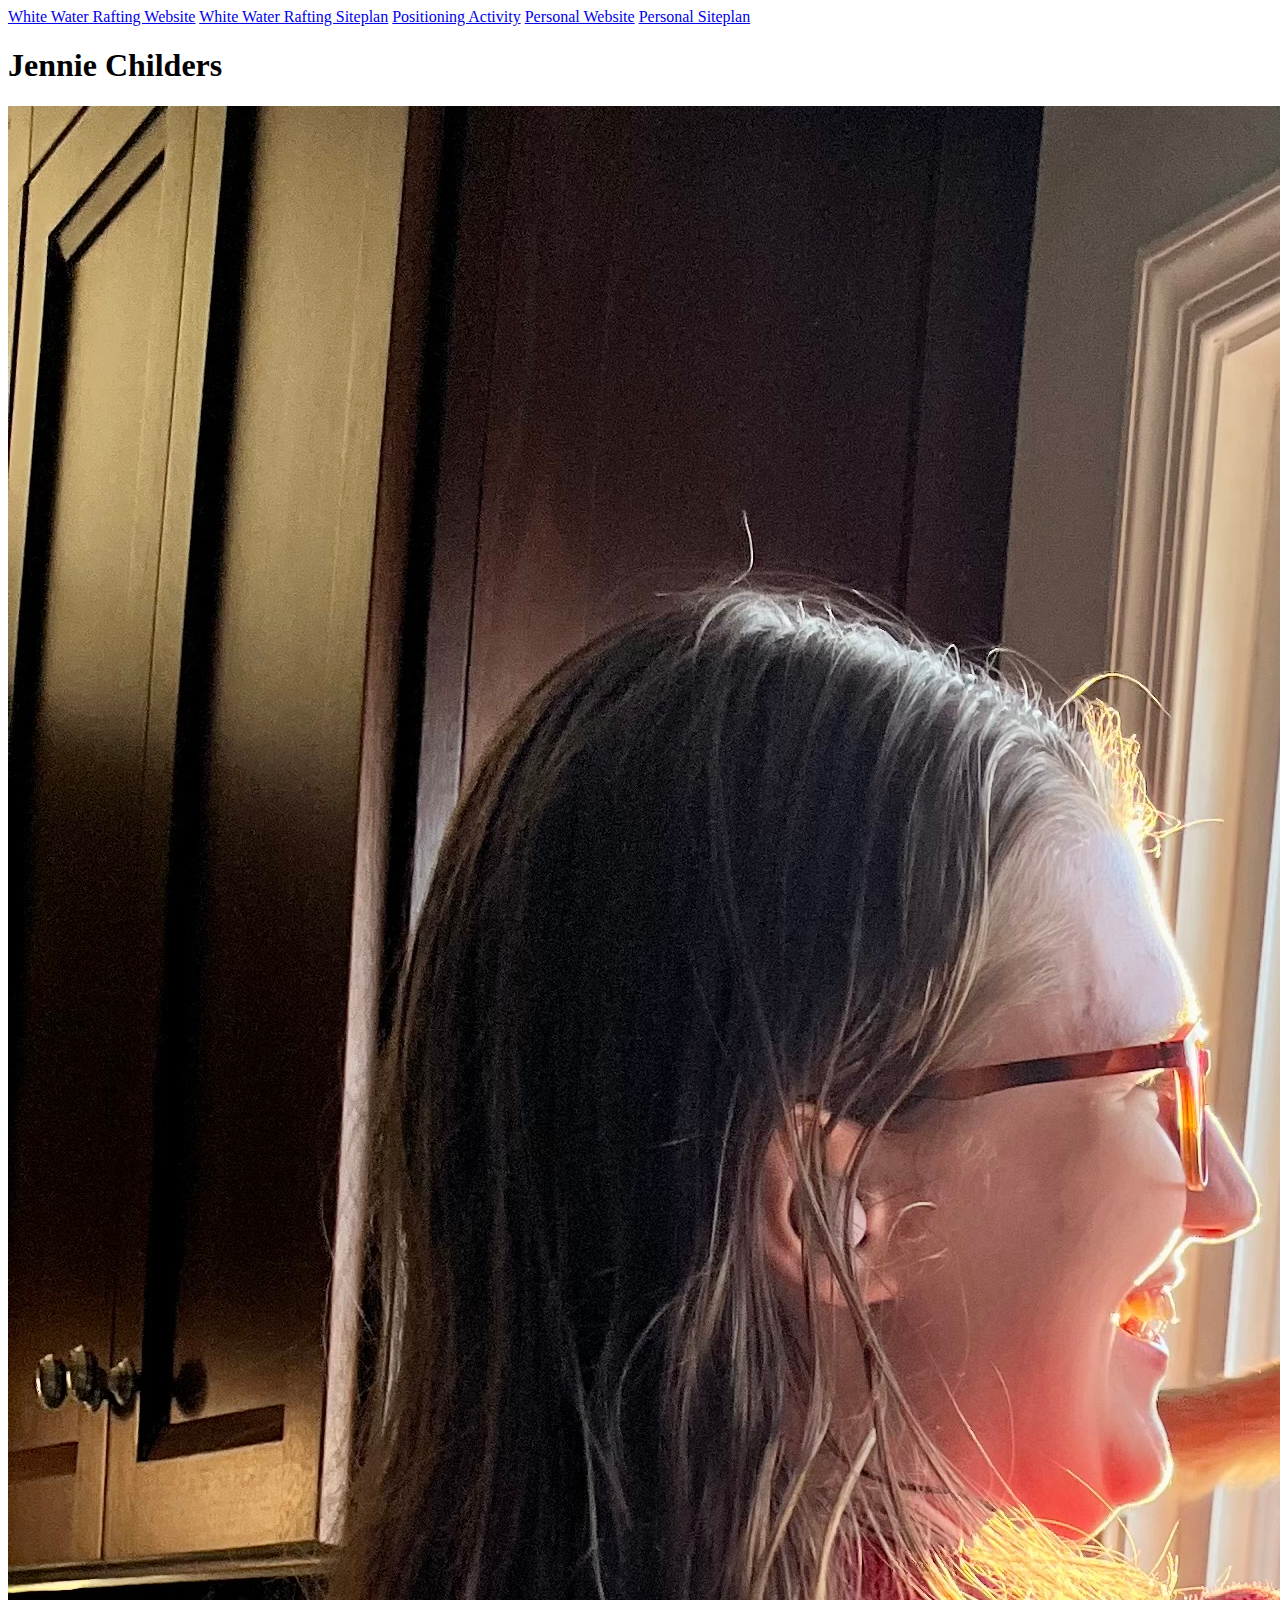
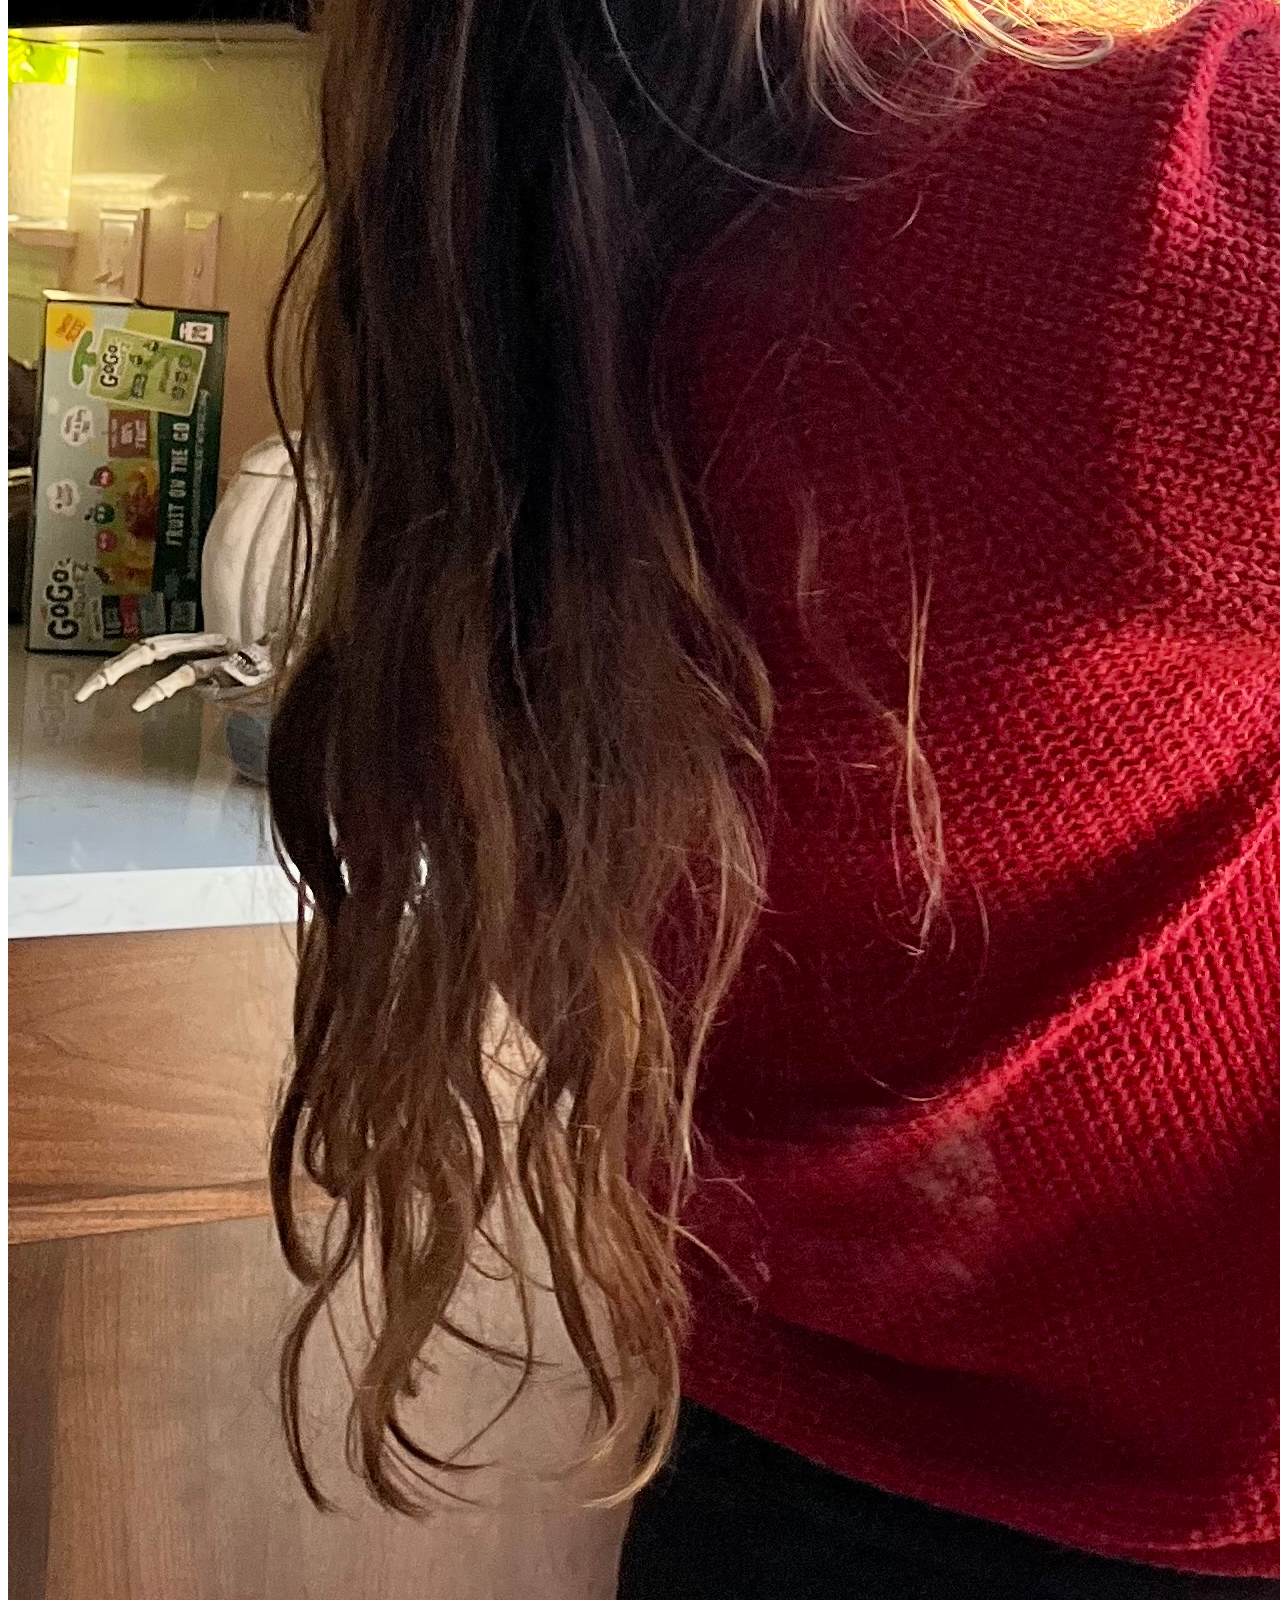
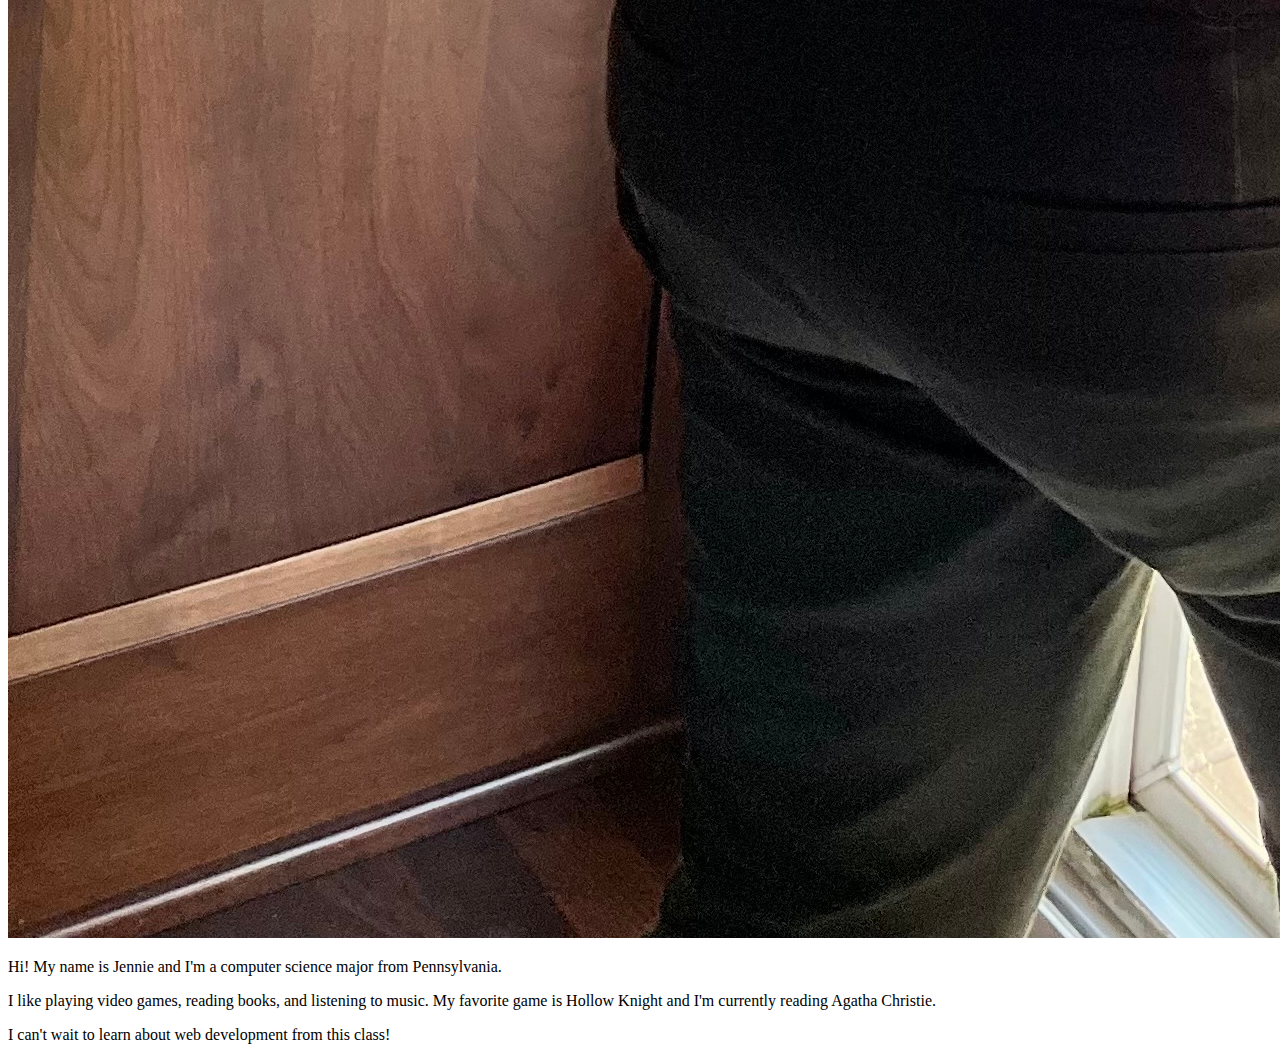
<file: aboutme/index.html>
<!DOCTYPE html>
<html lang="en">
<head>
    <meta charset="UTF-8">
    <meta name="viewport" content="width=device-width, initial-scale=1.0">
    <title>WDD130 | Home</title>
</head>
<body>
    <nav>
        <a href="wwr/index.html">White Water Rafting Website</a>
        <a href="wwr/site-plan-rafting.html">White Water Rafting Siteplan</a>
        <a href="positioning.html">Positioning Activity</a>
        <a href="#">Personal Website</a>
        <a href="#">Personal Siteplan</a>
    </nav>
    <h1>Jennie Childers</h1>
    <img src="my-pic.jpg" alt="Image of me holding my cat">
    <p>Hi! My name is Jennie and I'm a computer science major from Pennsylvania.</p>
    <p>I like playing video games, reading books, and listening to music. My favorite game is Hollow Knight and I'm currently reading Agatha Christie.</p>
    <p>I can't wait to learn about web development from this class!</p>
</body>
</html>
</file>
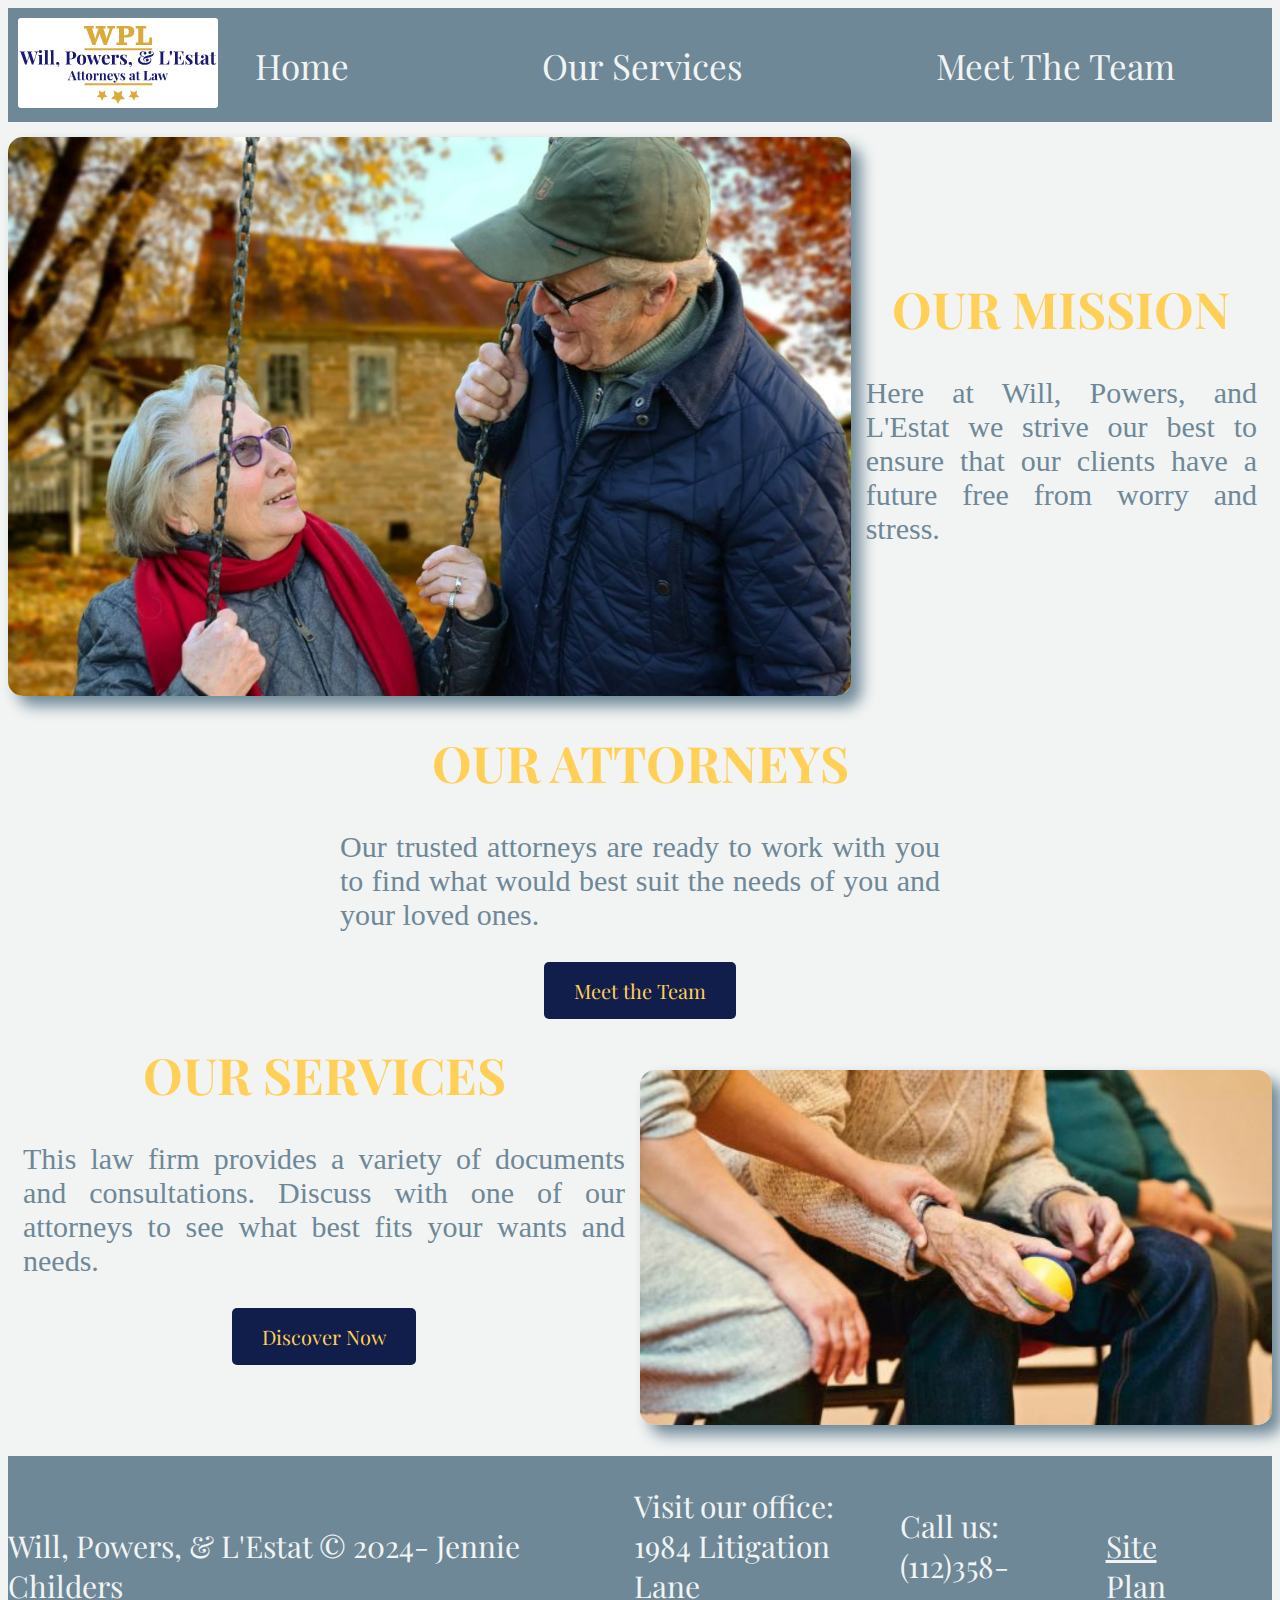
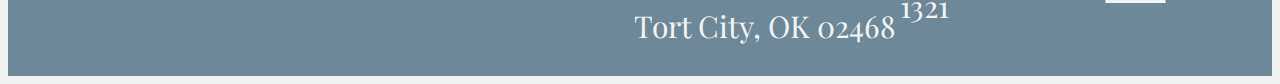
<file: lawsite/index.html>
<!DOCTYPE html>
<html lang="en">
<head>
    <meta charset="UTF-8">
    <meta name="viewport" content="width=device-width, initial-scale=1.0">
    <title>Will, Powers, & L'Estat | Homepage</title>
    <link rel="stylesheet" href="styles/style.css">
</head>
<body>
    <header>
        <a href="index.html" id="logo-link">
            <img class="logo" src="images/lawlogo-cropped.png" alt="Will, Powers, and L'Estat logo">
        </a>
        <nav>
            <a href="index.html">Home</a>
            <a href="services.html">Our Services</a>
            <a href="employees.html">Meet The Team</a>
        </nav>
    </header>

    <main>
        <section class="mission-box">
            <img src="images/our-mission.jpg" alt="an old couple">
            <div>
                <h1>OUR MISSION</h1>
                <p>Here at Will, Powers, and L'Estat we strive our best to ensure that our clients have a future free from worry and stress.</p>
            </div>
            </section>
        <section class="attorney-box">
            <div>
                <h1>OUR ATTORNEYS</h1>
                <p>Our trusted attorneys are ready to work with you to find what would best suit the needs of you and your loved ones.</p>
            </div>
            <div class="button-box">
                <a href="employees.html">Meet the Team</a>
            </div>
            
        </section>
        <section class="services-box">
            <div id="service-content">
                <h1>OUR SERVICES</h1>
                <p>This law firm provides a variety of documents and consultations. Discuss with one of our attorneys to see what best fits your wants and needs.</p>
            </div>
            <div class="button-box">
                <a href="services.html">Discover Now</a>
            </div>
            <img src="images/our-services.jpg" alt="holding the hand of an old person">
        </section>
    </main>

    <footer>
        <p>Will, Powers, & L'Estat &copy; 2024- Jennie Childers</p>
        <p>Visit our office:<br>1984 Litigation Lane<br>Tort City, OK 02468</p>
        <p>Call us:<br>(112)358-1321</p>
        <a href="site-plan.html">Site Plan</a>
    </footer>
</body>
</html>
</file>
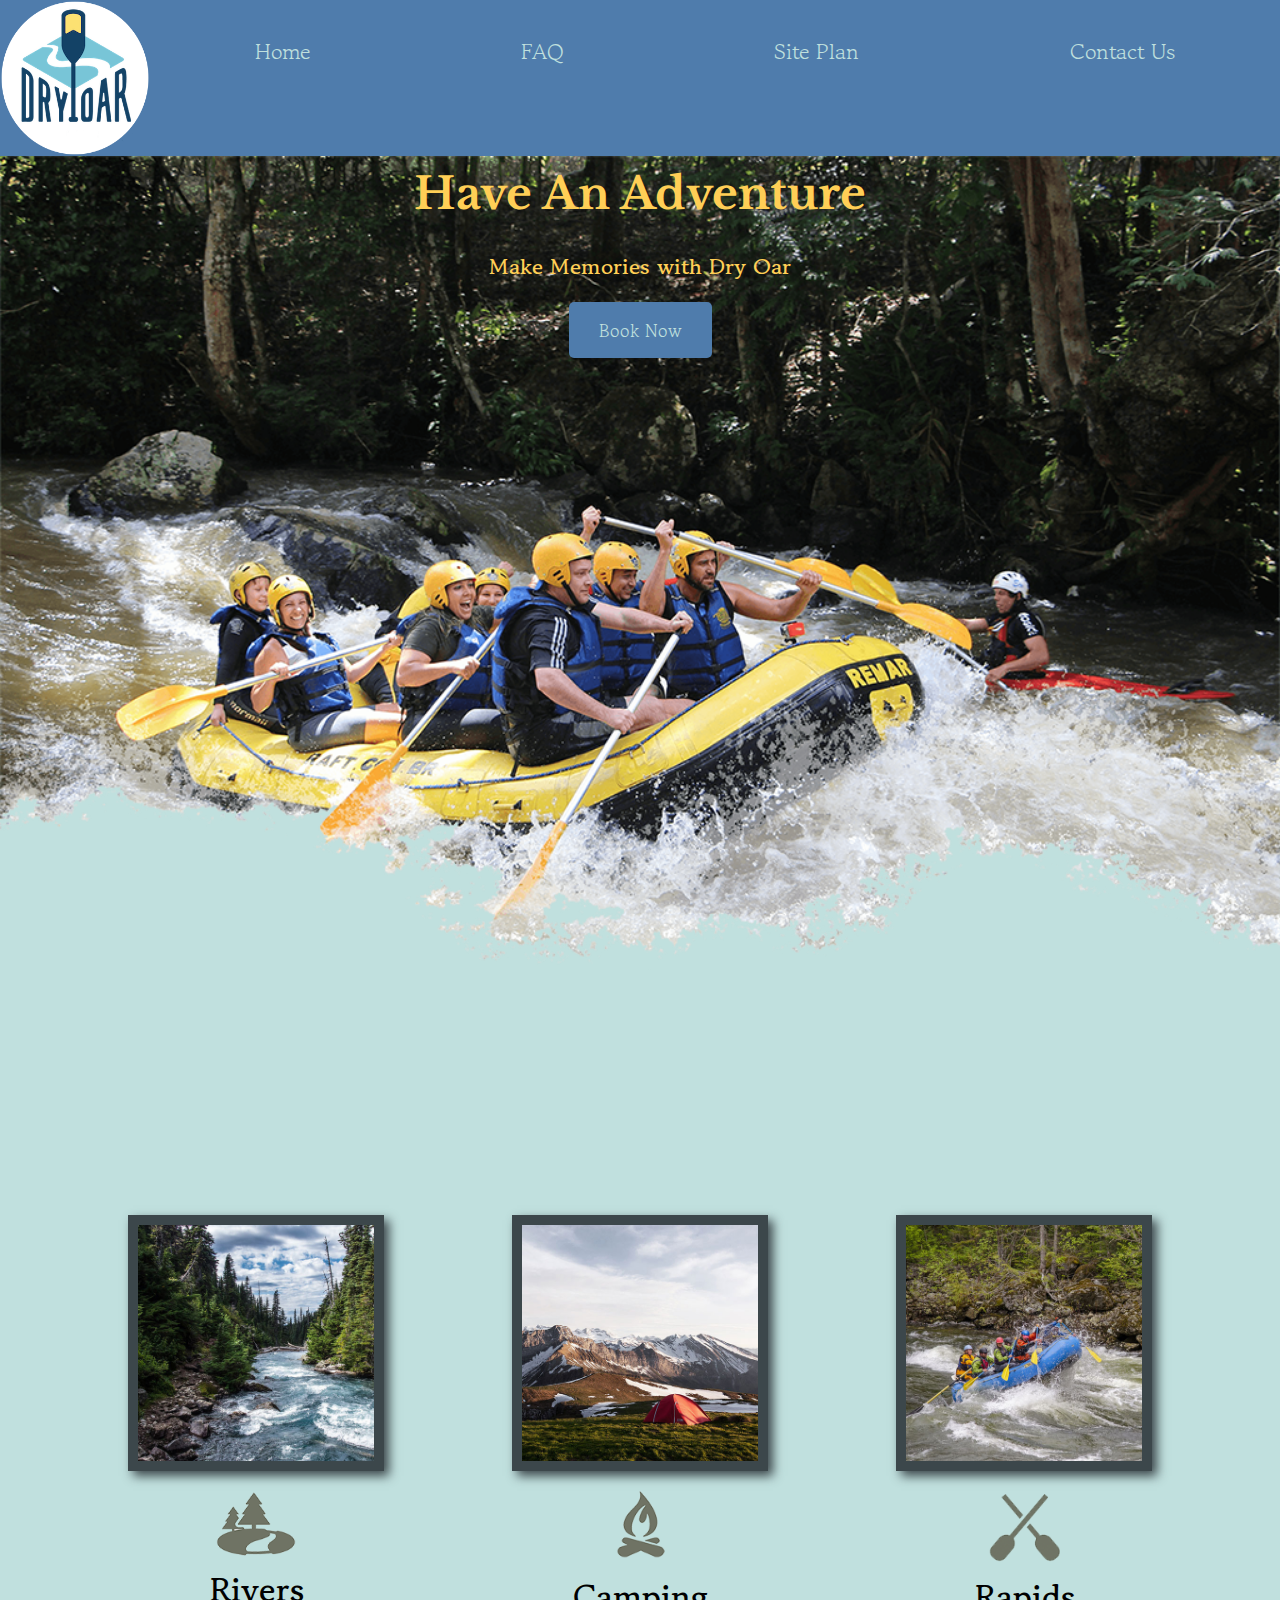
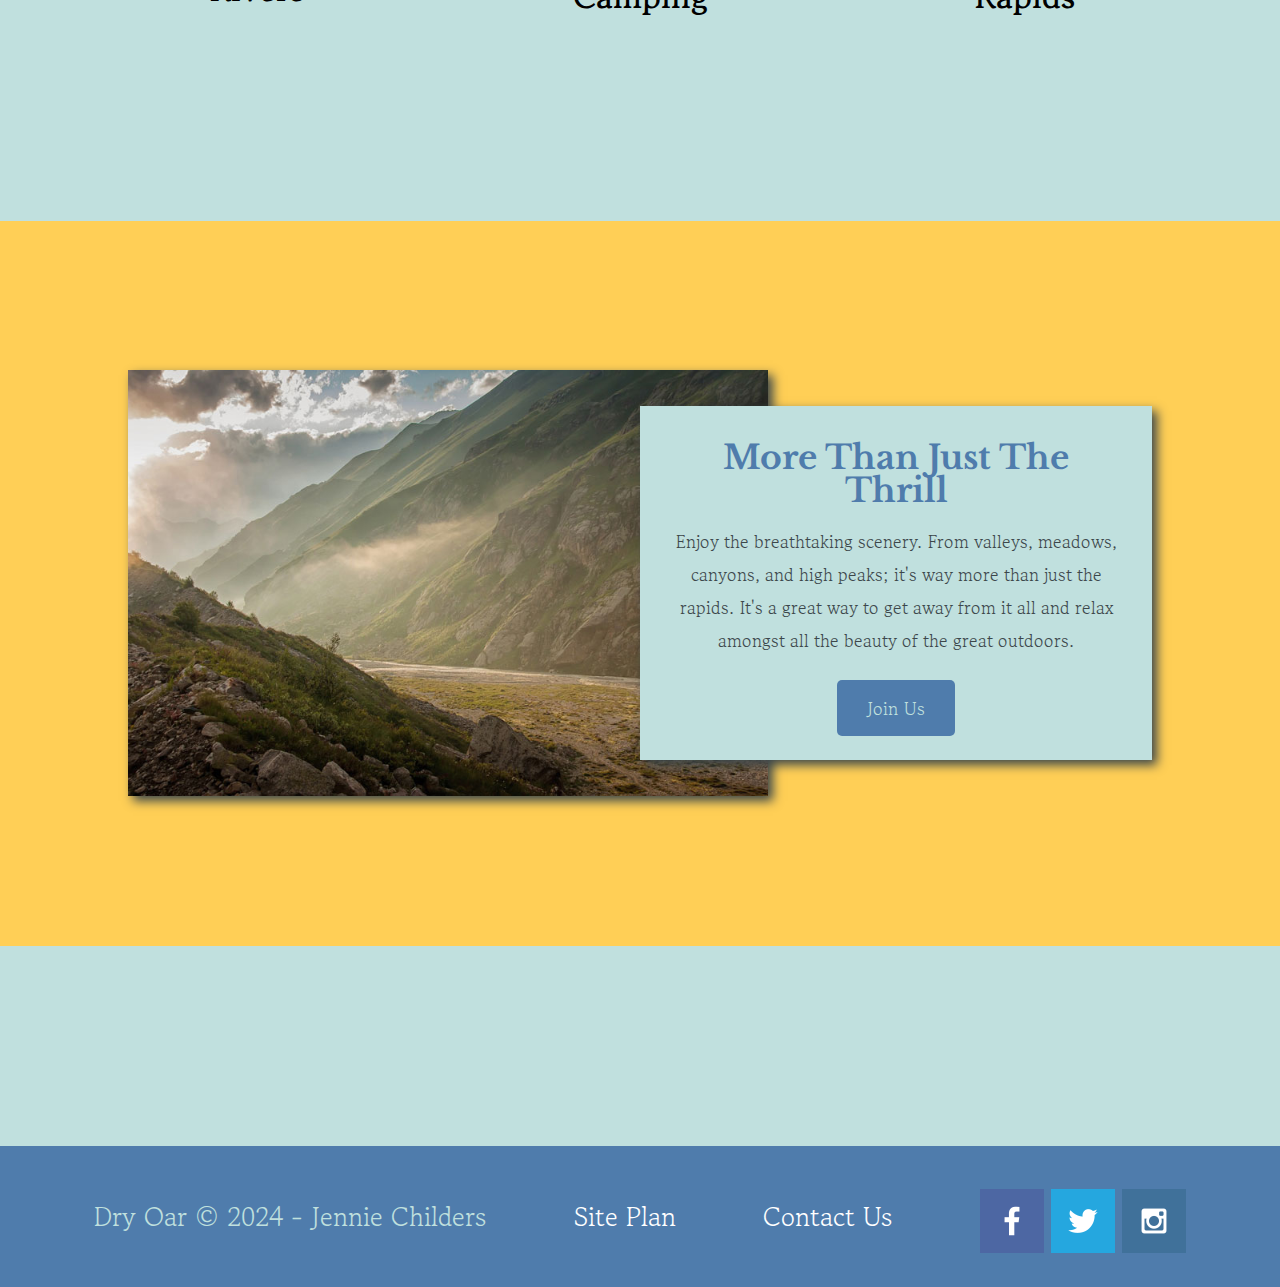
<file: wwr/index.html>
<!DOCTYPE html>
<html lang="en">
<head>
    <meta charset="UTF-8">
    <meta name="viewport" content="width=device-width, initial-scale=1.0">
    <title>Dry Oar Vacations | Home</title>
    <link rel="stylesheet" href="styles/style.css">
</head>
<body>
    <div id="content">
        <header>
            <a href="index.html" id="logo_link">
                <img class="logo" src="images/logo.png" alt="Dry Oar Logo">
            </a>
            <nav>
                <a href="index.html">Home</a>
                <a href="faq.html">FAQ</a>
                <a href="site-plan-rafting.html">Site Plan</a>
                <a href="contactus.html">Contact Us</a>
            </nav>
        </header>

        <div id="hero">
            <div id="hero-box">
                <img id="hero-img" src="images/hero.png" alt="People enjoying rafting">
            </div>
            <section id="hero-msg">
                <h1 class="home-title">Have An Adventure</h1>
                <h4>Make Memories with Dry Oar</h4>
                <div class="button-box">
                    <a class="book" href="contactus.html">Book Now</a>
                </div>
            </section>
        </div>

        <main class="home-grid">
            <section class="rivers-card">
                <img class="card-img" src="images/rivers.jpg" alt="river in forest">
                <img class="icon" src="images/river_icon.png" alt="river icon">
                <h2>Rivers</h2>
            </section>
            <section class="camping-card">
                <img class="card-img" src="images/camping.jpg" alt="tent in mountains">
                <img class="icon" src="images/fire_icon.png" alt="fire icon">
                <h2>Camping</h2>
            </section>
            <section class="rapids-card">
                <img class="card-img" src="images/rapids.jpg" alt="rafting boat">
                <img class="icon" src="images/oars.png" alt="oars icon">
                <h2>Rapids</h2>
            </section>

            <div id="background"></div>

            <img class="mountains" src="images/mountains.jpg" alt="Misty mountains">
            <section class="msg">
                <h2>More Than Just The Thrill</h2>
                <p>Enjoy the breathtaking scenery. From valleys, meadows, canyons, and high peaks; it's way more than just the rapids. 
                    It's a great way to get away from it all and relax amongst all the beauty of the great outdoors.</p>
                <a class="join" href="rivers.html">Join Us</a>
            </section>
        </main>

        <footer>
            <p>Dry Oar &copy; 2024 - Jennie Childers</p>
            <p><a href="site-plan-rafting.html">Site Plan</a></p>
            <p><a href="contactus.html">Contact Us</a></p>
            <div class="social">
                <a href="https://facebook.com" target="_blank">
                    <img src="images/facebook.png" alt="fb icon">
                </a>
                <a href="https://twitter.com" target="_blank">
                    <img src="images/twitter.png" alt="twitter icon">
                </a>
                <a href="https://instagram.com" target="_blank">
                    <img src="images/instagram.png" alt="instagram icon">
                </a>
            </div>
        </footer>
    </div>
</body>
</html>
</file>
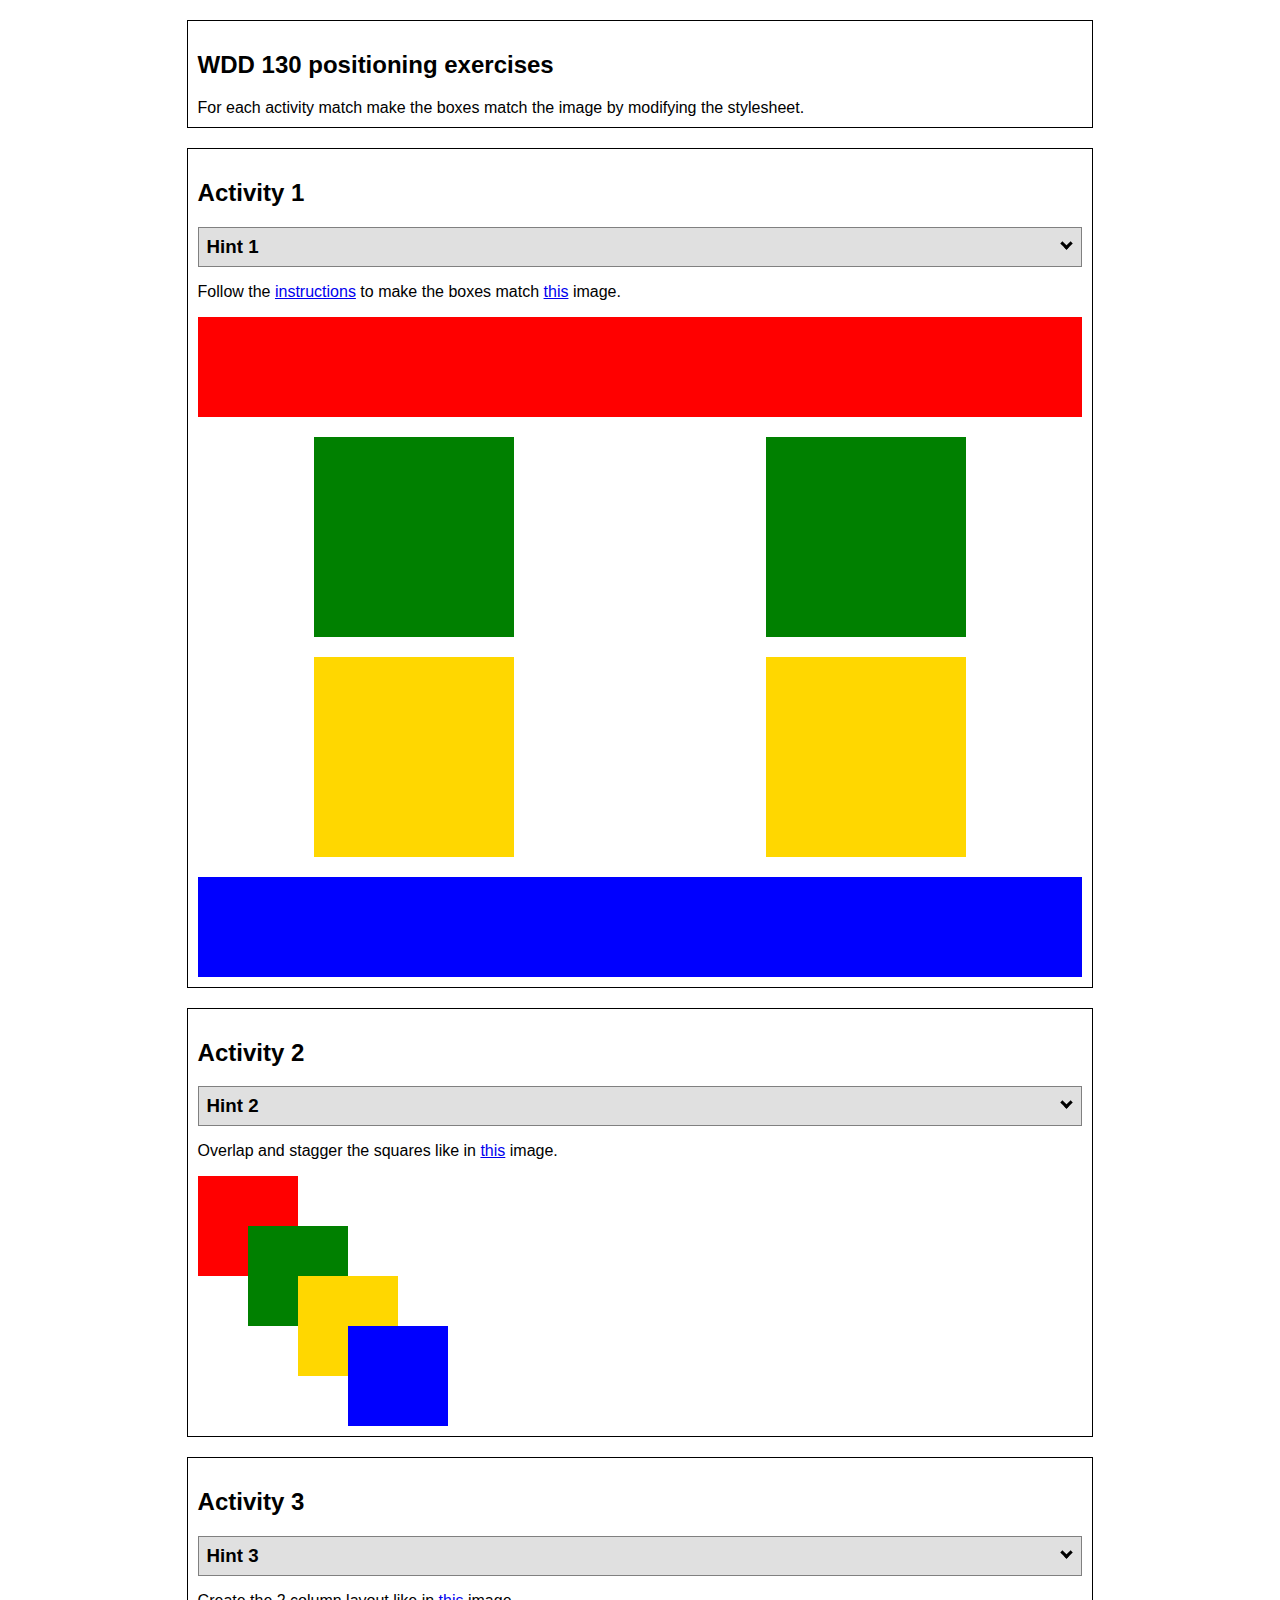
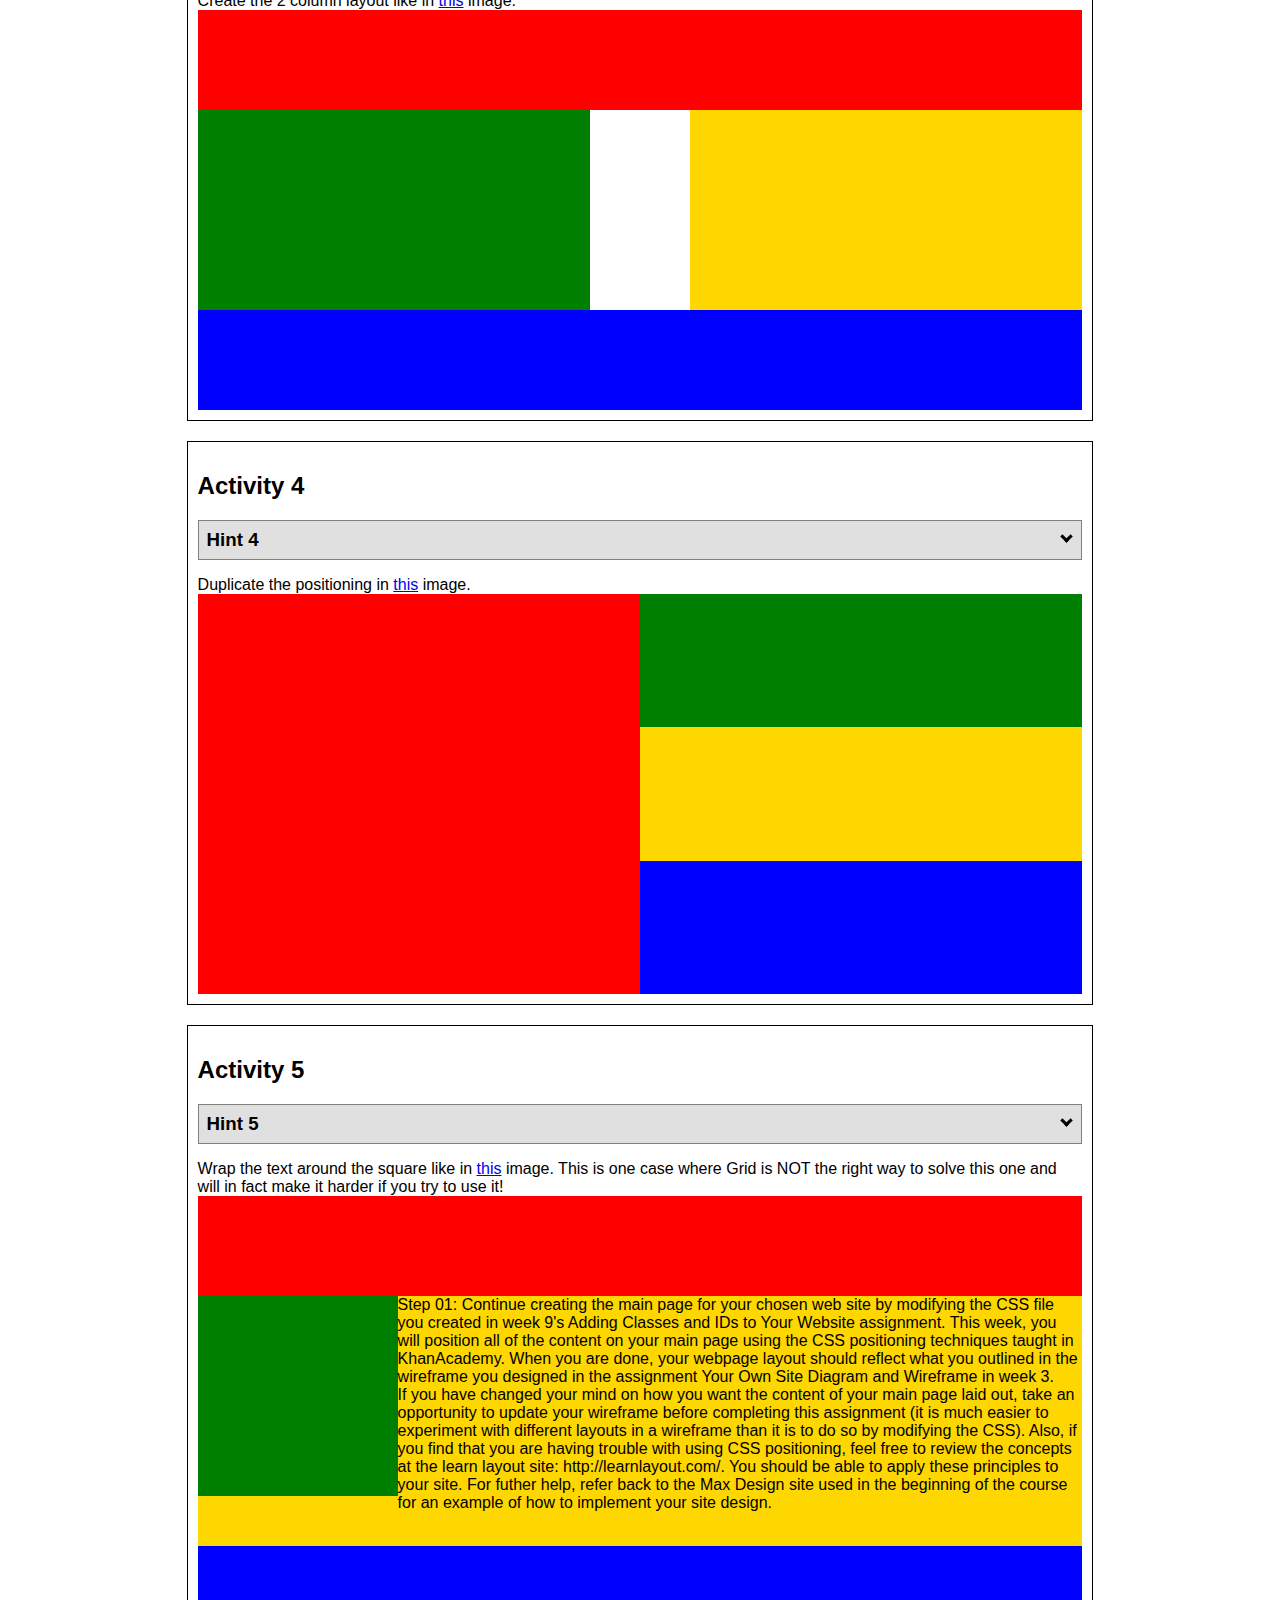
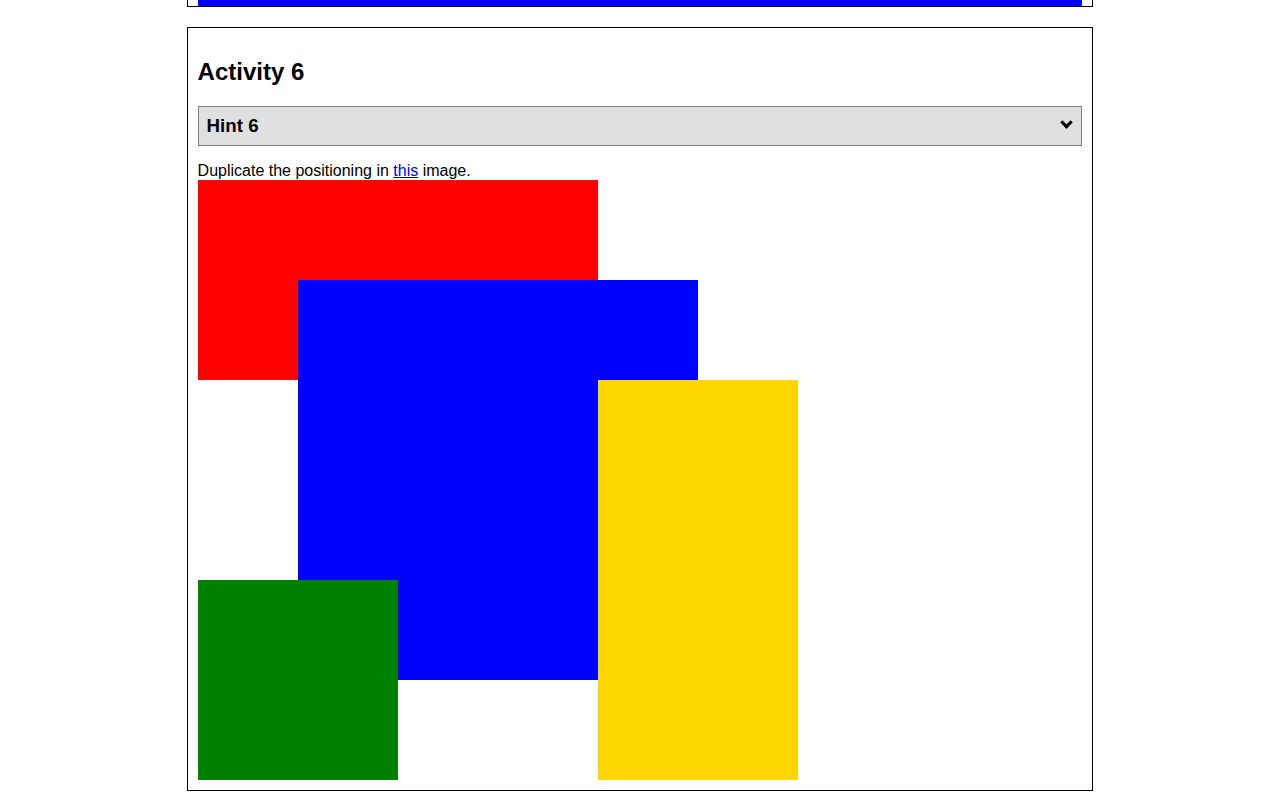
<file: positioning.html>
<!DOCTYPE html>
<html lang="en">
  <head>
    <!-- HTML - Name: positioning.html -->
    <title>Positioning Activity</title>
    <link rel="stylesheet" type="text/css" href="positionstyles.css" />
  </head>
  <body>
    <div class="activity">
      <h2>WDD 130 positioning exercises</h2>
      For each activity match make the boxes match the image by modifying the stylesheet.</div>
    <div class="activity">
      <h2>Activity 1</h2>
      <section class="hint"><input type="checkbox" ><i></i> <h3>Hint 1</h3><div><p>Check out the <a href="https://byui-wdd.github.io/wdd130/activities/w06-css-positioning.html" target="_blank">activity instructions</a> in Ilearn!</p></div></section>
      <p>Follow the <a href="https://byui-wdd.github.io/wdd130/activities/w06-css-positioning.html" target="_blank">instructions</a> to make the boxes match  <a href="https://byui-wdd.github.io/wdd130/images/example1.png" target="_blank">this</a> image.</p>
      <div class="content1" >
        <div class="red1" ></div>
        <div class="green1" ></div>
        <div class="green1" ></div>
        <div class="yellow1"></div>
        <div class="yellow1"></div>
        <div class="blue1"></div>
      </div>
    </div>
    <div class="activity">
      <h2>Activity 2</h2>
      <section class="hint"><input type="checkbox" > <h3>Hint 2</h3><i></i><div>
      <ul>
      <li>grid-template-columns: 50px 50px 50px 50px 50px </li></ul></div></section>
      <p>Overlap and stagger the squares like in <a href="https://byui-wdd.github.io/wdd130/images/example2.png" target="_blank">this</a> image.</p>
      <div class="content2" >
        <div class="red2" ></div>
        <div class="green2" ></div>
        <div class="yellow2"></div>
        <div class="blue2"></div>
      </div>
    </div>
    <div class="activity">
      <h2>Activity 3</h2>
      <section class="hint"><input type="checkbox" > <h3>Hint 3</h3><i></i><div><p>This one is going to be best solved with CSS Grid. Remember to make the boxes the right width first...then start moving them around. </p><h4>Properties used:</h4><ul><li>display:grid;</li><li>grid-template-columns:</li><li>grid-column-gap:</li>
        <li>grid-column:</li>  </ul></div></section>
      Create the 2 column layout like in <a href="https://byui-wdd.github.io/wdd130/images/example3.png" target="_blank">this</a>  image.
      <div class="content3" >
        <div class="red3" ></div>
        <div class="green3" ></div>
        <div class="yellow3"></div>
        <div class="blue3"></div>
      </div>
    </div>
    <div class="activity">
      <h2>Activity 4</h2>
      <section class="hint"><input type="checkbox" > <h3>Hint 4</h3><i></i><div><p>For the others we have been primarily concerned with width. For this one you will need to adjust height as well. </p><h4>Properties used:</h4><ul><li>display:grid;</li><li>grid-template-columns:</li><li>grid-row:</li></ul></div></section>
      Duplicate the positioning in <a href="https://byui-wdd.github.io/wdd130/images/example4.png" target="_blank">this</a> image. 
      <div class="content4" >
        <div class="red4" ></div>
        <div class="green4" ></div>
        <div class="yellow4"></div>
        <div class="blue4"></div>
      </div>
    </div>

    <div class="activity">
      <h2>Activity 5</h2>
      <section class="hint"><input type="checkbox" > <h3>Hint 5</h3><i></i><div><p>Grid is <strong>not</strong> the right way to do this.  In fact there is only one way to really do that...and that is with float. Remember that we float the thing we want the text to wrap around.  Also remember to start by making all the shapes the right size and shape.</p><h4>Properties used:</h4><ul><li>float: left;</li></ul></div></section>
      Wrap the text around the square like in <a href="https://byui-wdd.github.io/wdd130/images/example5.png" target="_blank">this</a> image. This is one case where Grid is NOT the right way to solve this one and will in fact make it harder if you try to use it!
      <div class="content5" >
        <div class="red5" ></div>
        <div class="green5" ></div>
        <div class="yellow5">Step 01: Continue creating the main page for your chosen web site by modifying the CSS file you created in week 9's Adding Classes and IDs to Your Website assignment. This week, you will position all of the content on your main page using the CSS positioning techniques taught in KhanAcademy. When you are done, your webpage layout should reflect what you outlined in the wireframe you designed in the assignment Your Own Site Diagram and Wireframe in week 3. <br />
          If you have changed your mind on how you want the content of your main page laid out, take an opportunity to update your wireframe before completing this assignment (it is much easier to experiment with different layouts in a wireframe than it is to do so by modifying the CSS). Also, if you find that you are having trouble with using CSS positioning, feel free to review the concepts at the learn layout site: http://learnlayout.com/. You should be able to apply these principles to your site. For futher help, refer back to the Max Design site used in the beginning of the course for an example of how to implement your site design.</div>
        <div class="blue5"></div>
      </div>
    </div>
    <div class="activity">
      <h2>Activity 6</h2>
      <section class="hint"><input type="checkbox" > <h3>Hint 6</h3><i></i><div><p>This one is all about visualizing the grid behind the layout. If you are having a hard time doing that first: all the sizes are even multiples of 100, and second here is another example with the lines drawn: <a href="https://byui-wdd.github.io/wdd130/images/example6-hint.png" target="_blank">example 6 with lines</a>. For this one you will find it easiest if you use px for the column width. You can also use <kbd>z-index</kbd> to control the element layering.    </p><h4>Properties used:</h4><ul><li>display:grid;</li><li>grid-template-columns:</li><li>grid-column:</li><li>grid-row:</li><li><a href="https://www.w3schools.com/cssref/pr_pos_z-index.asp" target="_blank">z-index:</a></li></ul></div></section>
      Duplicate the positioning in <a href="https://byui-wdd.github.io/wdd130/images/example6.png" target="_blank">this</a> image.
      <div class="content6" >
        <div class="red6" ></div>
        <div class="green6" ></div>
        <div class="yellow6"></div>
        <div class="blue6"></div>
      </div>
    </div>
  </body>
</html>
</file>
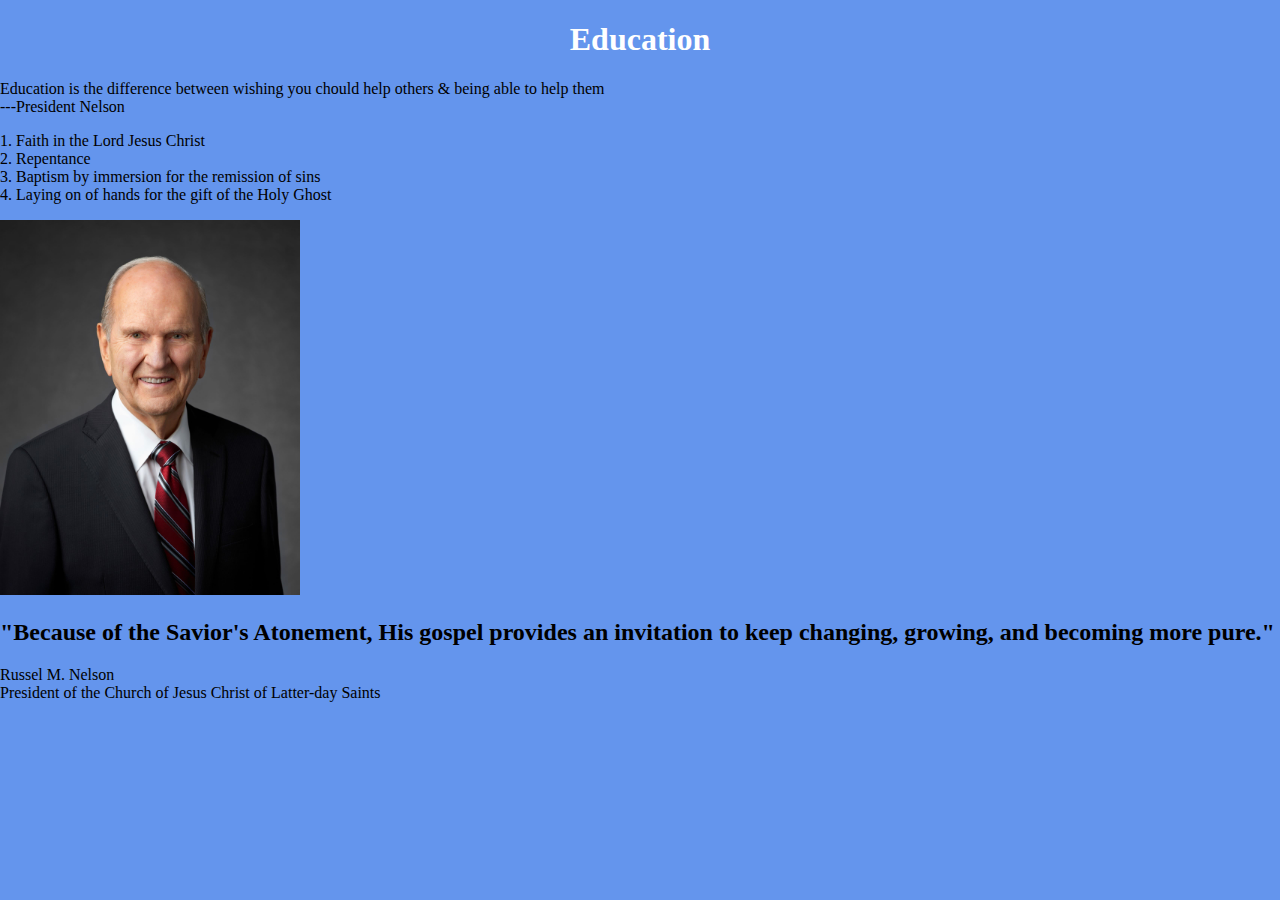
<file: ice/week04.html>
<!DOCTYPE html>
<html lang="en">
<head>
    <meta charset="UTF-8">
    <meta name="viewport" content="width=device-width, initial-scale=1.0">
    <title>Education</title>
    <link rel="stylesheet" href="styles/week04.css">
</head>
<body>
    <main>
        <h1>Education</h1>
        <section id="inspirational">
            <p>Education is the difference between wishing you chould help others & being able to help them<br>---President Nelson</p>
        </section>
        <section id="list">
            <p>
                1. Faith in the Lord Jesus Christ<br>
                2. Repentance<br>
                3. Baptism by immersion for the remission of sins<br>
                4. Laying on of hands for the gift of the Holy Ghost<br>
            </p>
        </section>
        <img src="images/russell_nelson_official_portrait_2018.jpeg" alt="Russell M. Nelson portrait">
        <section id="quote">
            <h2>"Because of the Savior's Atonement, His gospel provides an invitation to keep changing, growing, and becoming more pure."</h2>
        </section>
        <section id="person">
            <p>Russel M. Nelson<br>President of the Church of Jesus Christ of Latter-day Saints</p>
        </section>
    </main>
</body>
</html>
</file>
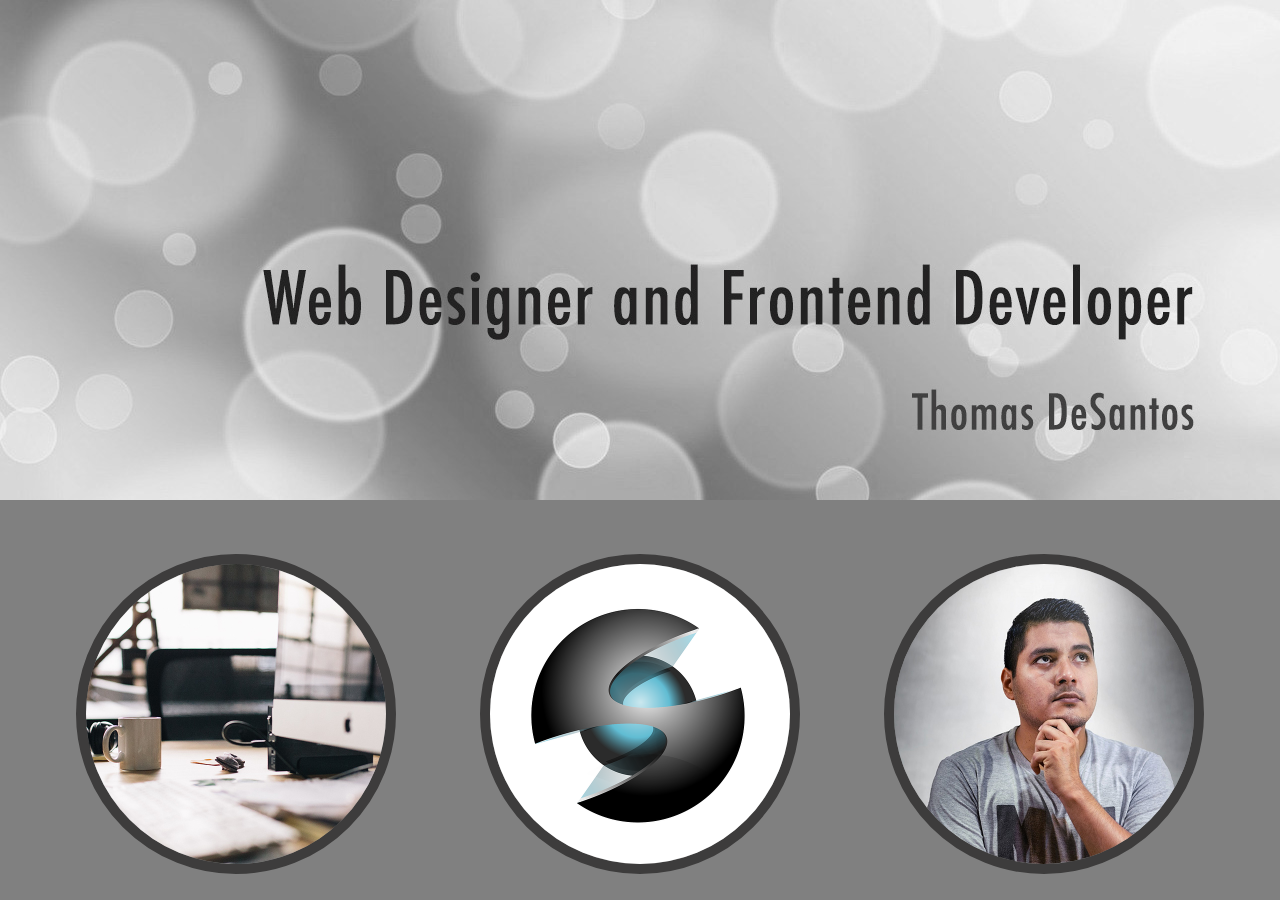
<file: ice/week05.html>
<!DOCTYPE html>
<html lang="en">
<head>
    <meta charset="UTF-8">
    <meta name="viewport" content="width=device-width, initial-scale=1.0">
    <title>Week 5 ICE</title>
    <link rel="stylesheet" href="styles/week05.css">
</head>
<body>
    <main>
        <img id="top-half" src="images/w05_circles.jpg" alt="circles">

        <section id="bottom-half">
            <img class= "circle-graphics" src="images/w05_ice_image_desk.jpg" alt="desk">
            <img class= "circle-graphics" src="images/w05_ice_image_graphic.png" alt="logo">
            <img class= "circle-graphics" src="images/w05_ice_image_person.jpg" alt="person thinking">
        </section>
    </main>
</body>
</html>
</file>
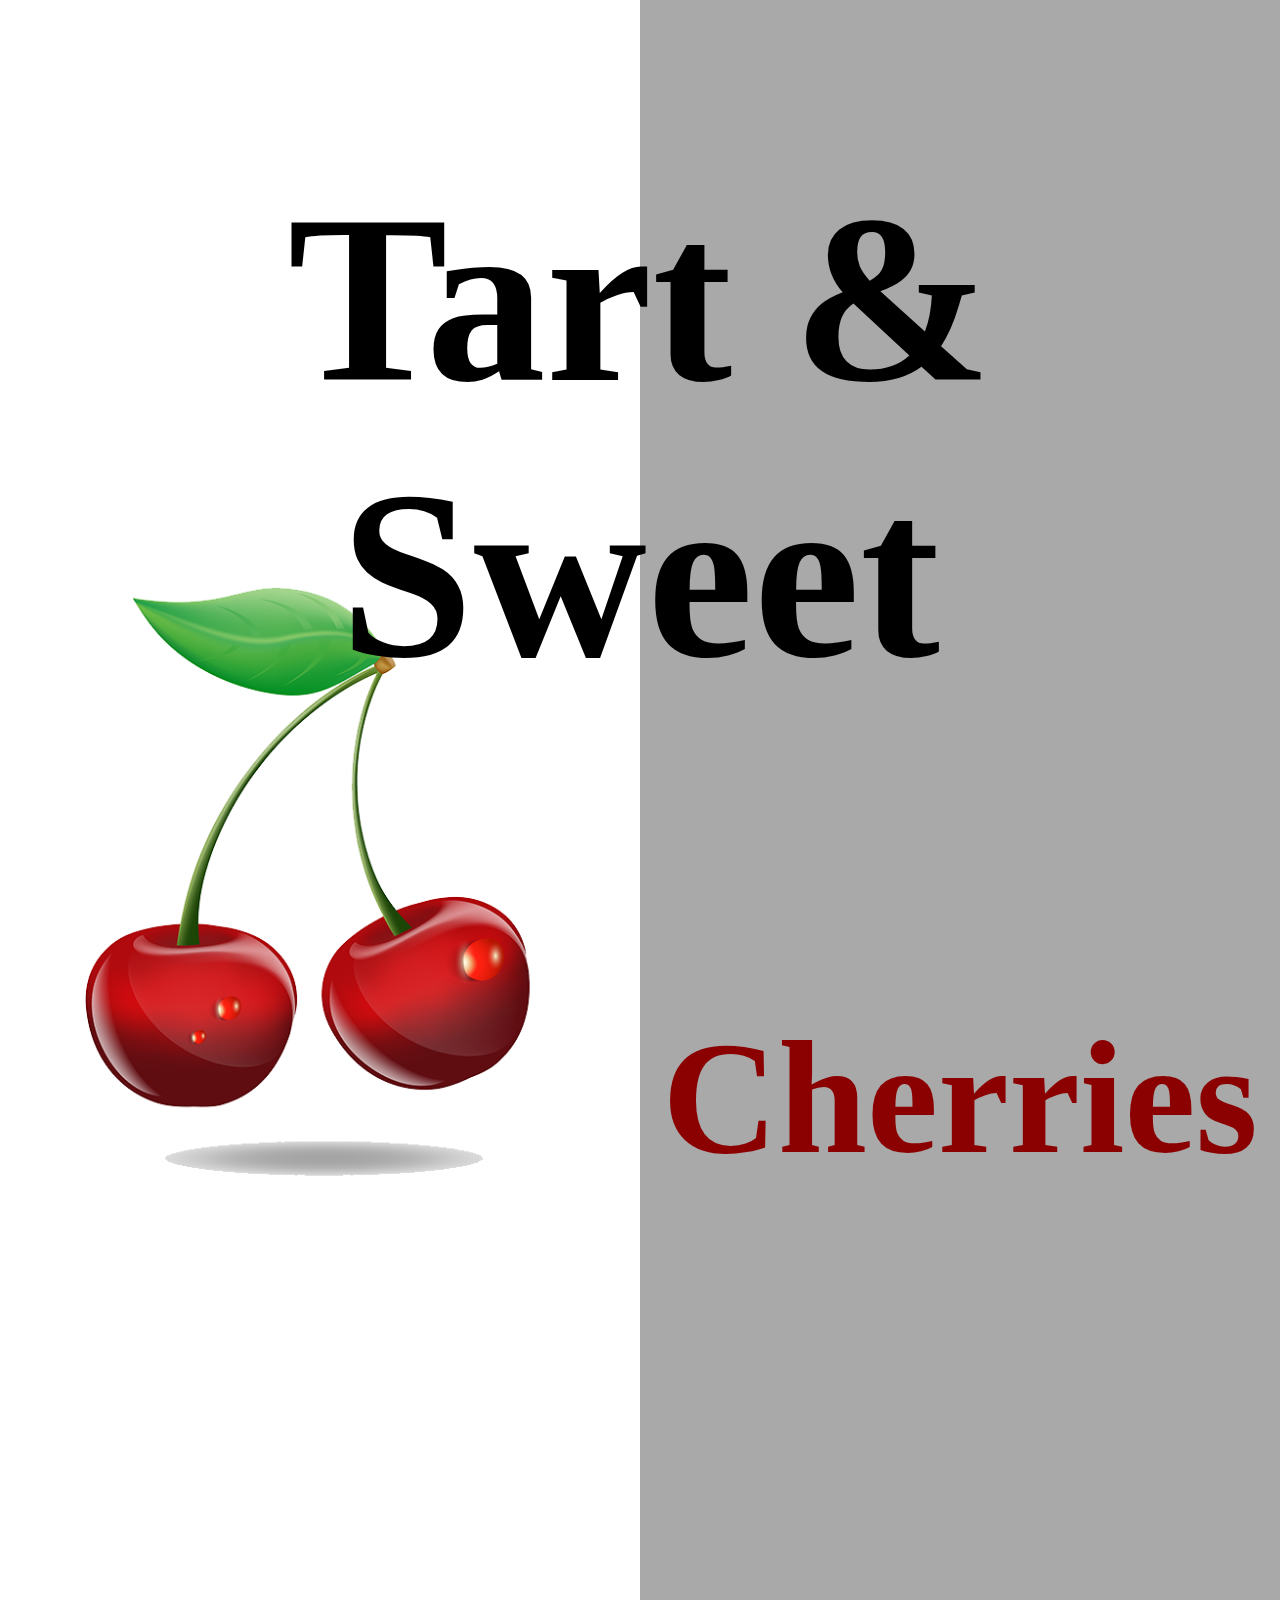
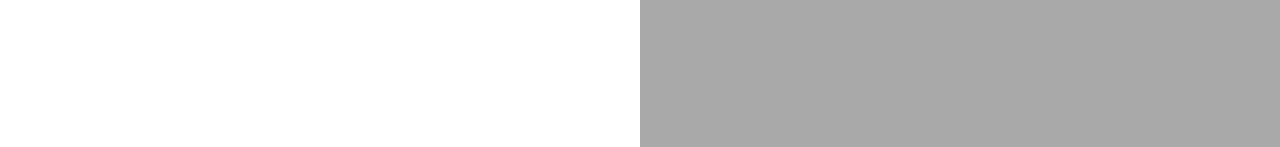
<file: ice/week06.html>
<!DOCTYPE html>
<html lang="en">
<head>
    <meta charset="UTF-8">
    <meta name="viewport" content="width=device-width, initial-scale=1.0">
    <title>Week 6</title>
    <link rel="stylesheet" href="styles/week06.css">
</head>
<body>
    <section id="background"></section>
    <img src="images/w06_cherries.png" alt="cherries">
    <h1>Tart & Sweet</h1>
    <h2>Cherries</h2>
</body>
</html>
</file>
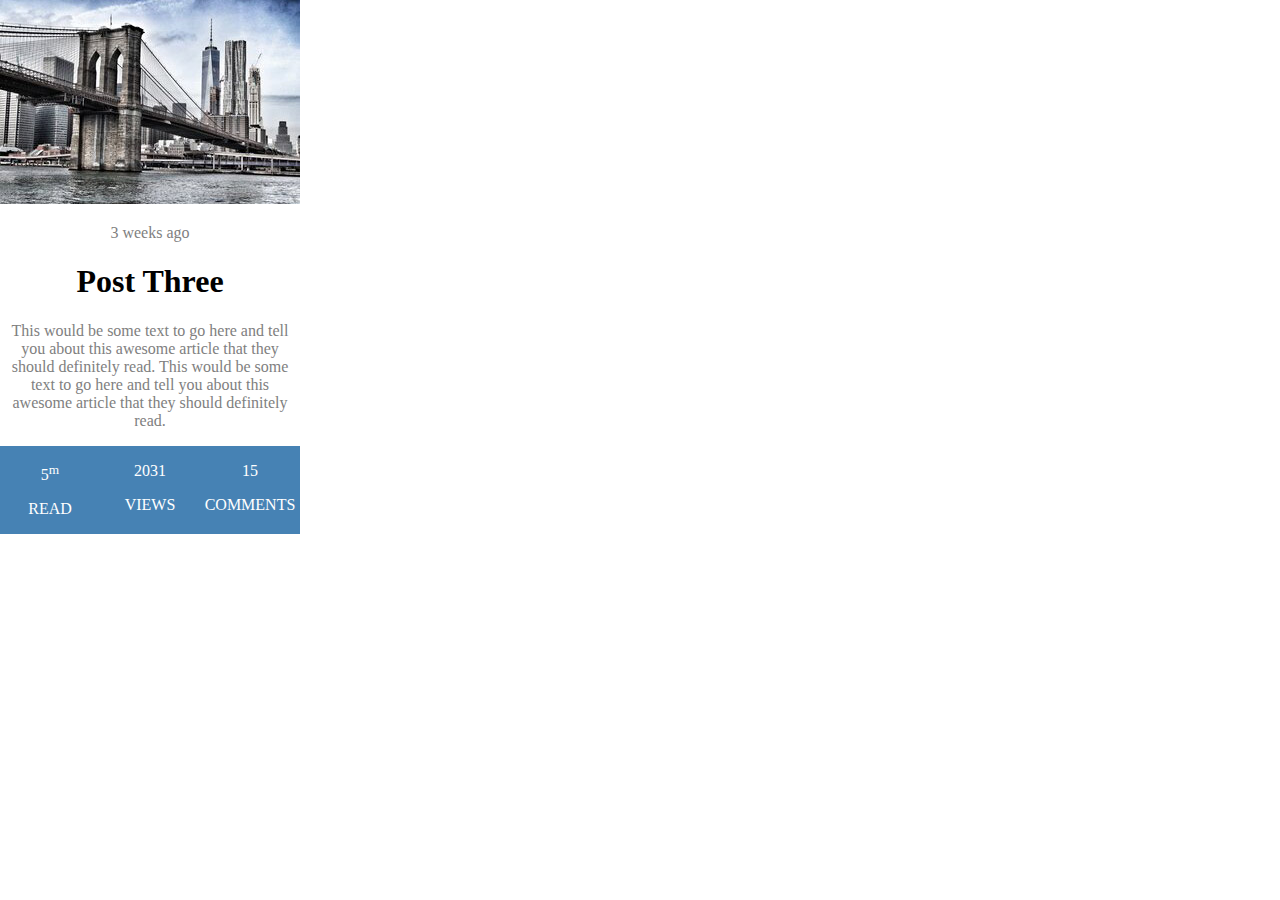
<file: ice/week09.html>
<!DOCTYPE html>
<html lang="en">
<head>
    <meta charset="UTF-8">
    <meta name="viewport" content="width=device-width, initial-scale=1.0">
    <title>Week 09 ICE</title>
    <link rel="stylesheet" href="styles/week09.css">
</head>
<body>
    <main>
        <img src="images/w09_ice_img.jpg">
        <p>3 weeks ago</p>
        <h1>Post Three</h1>
        <p>This would be some text to go here and tell you about this awesome article that they
            should definitely read. This would be some text to go here and tell you about this
            awesome article that they should definitely read.
        </p>
    </main>

    <footer>
        <div id="first">
            <p>5<sup>m</sup></p>
            <p>READ</p>
        </div>
        <div id="second">
            <p>2031</p>
            <p>VIEWS</p>
        </div>
        <div id="third">
            <p>15</p>
            <p>COMMENTS</p>
        </div>
    </footer>
</body>
</html>
</file>
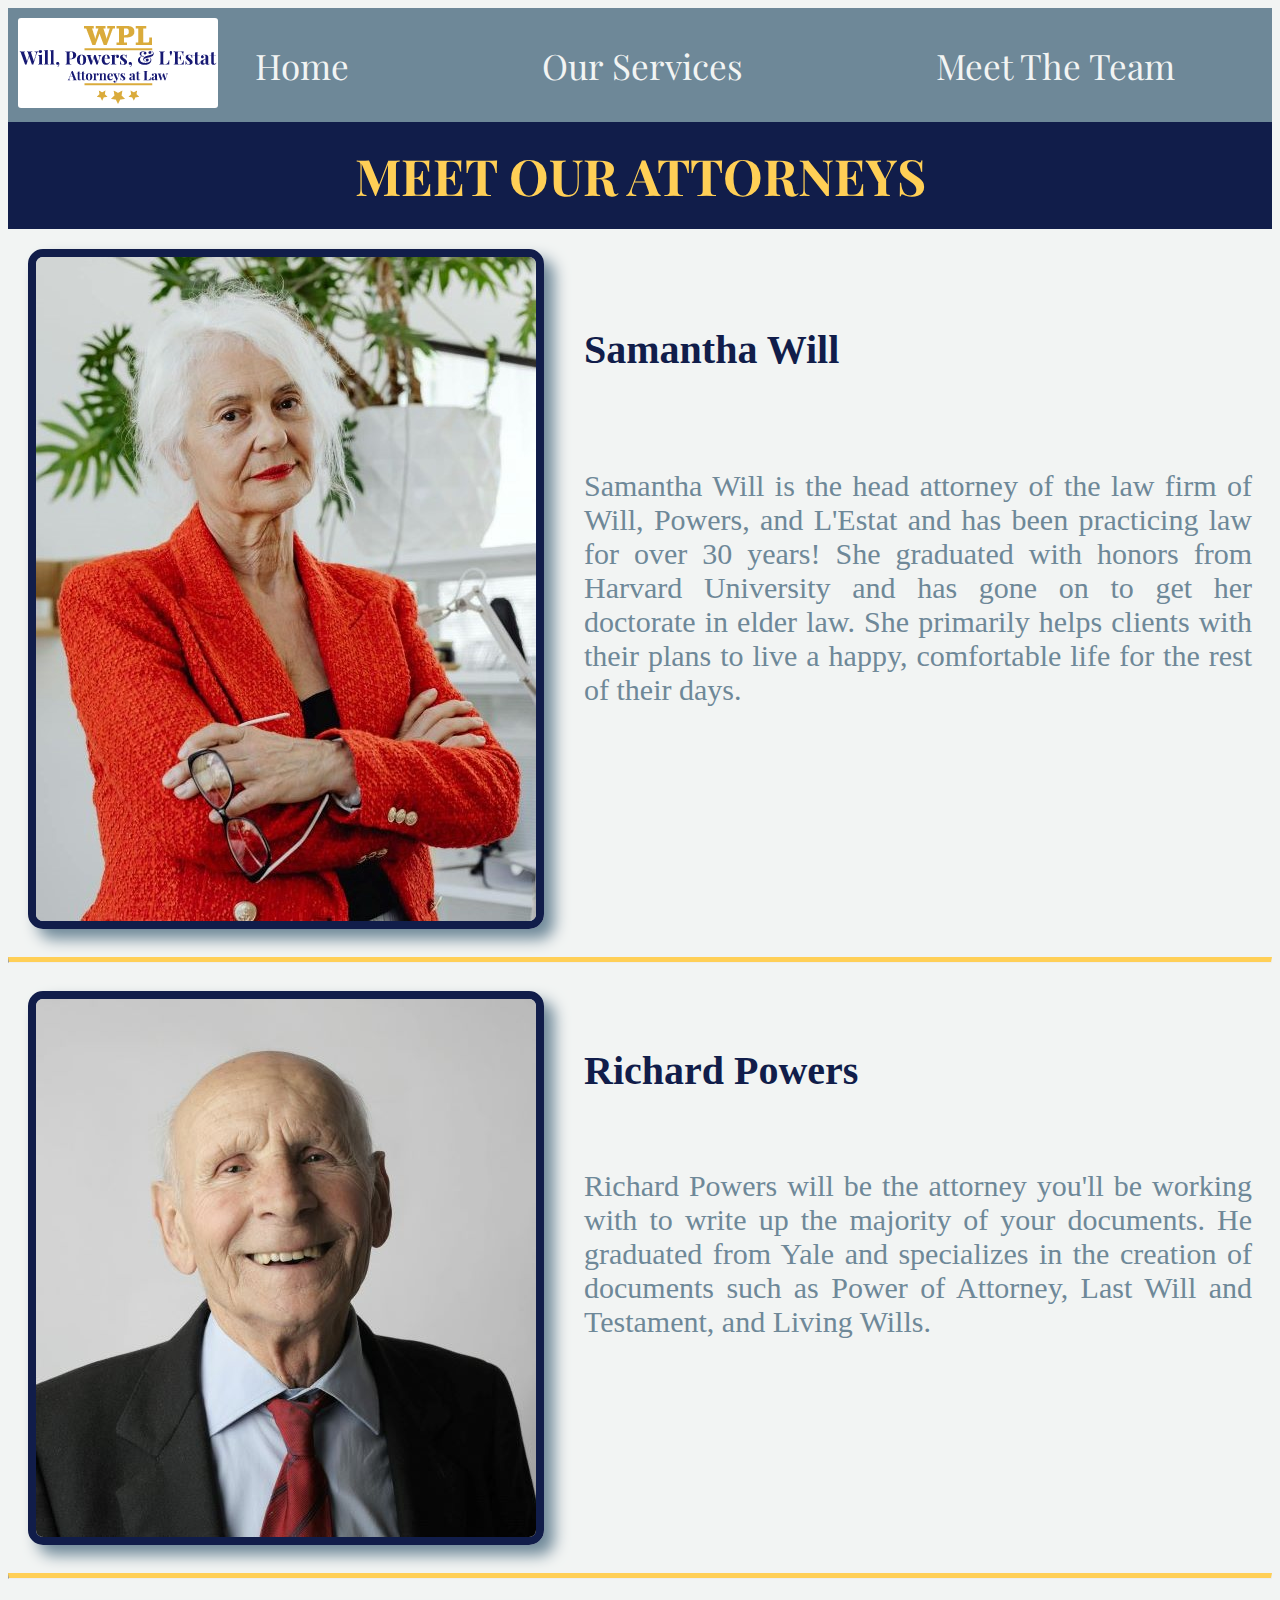
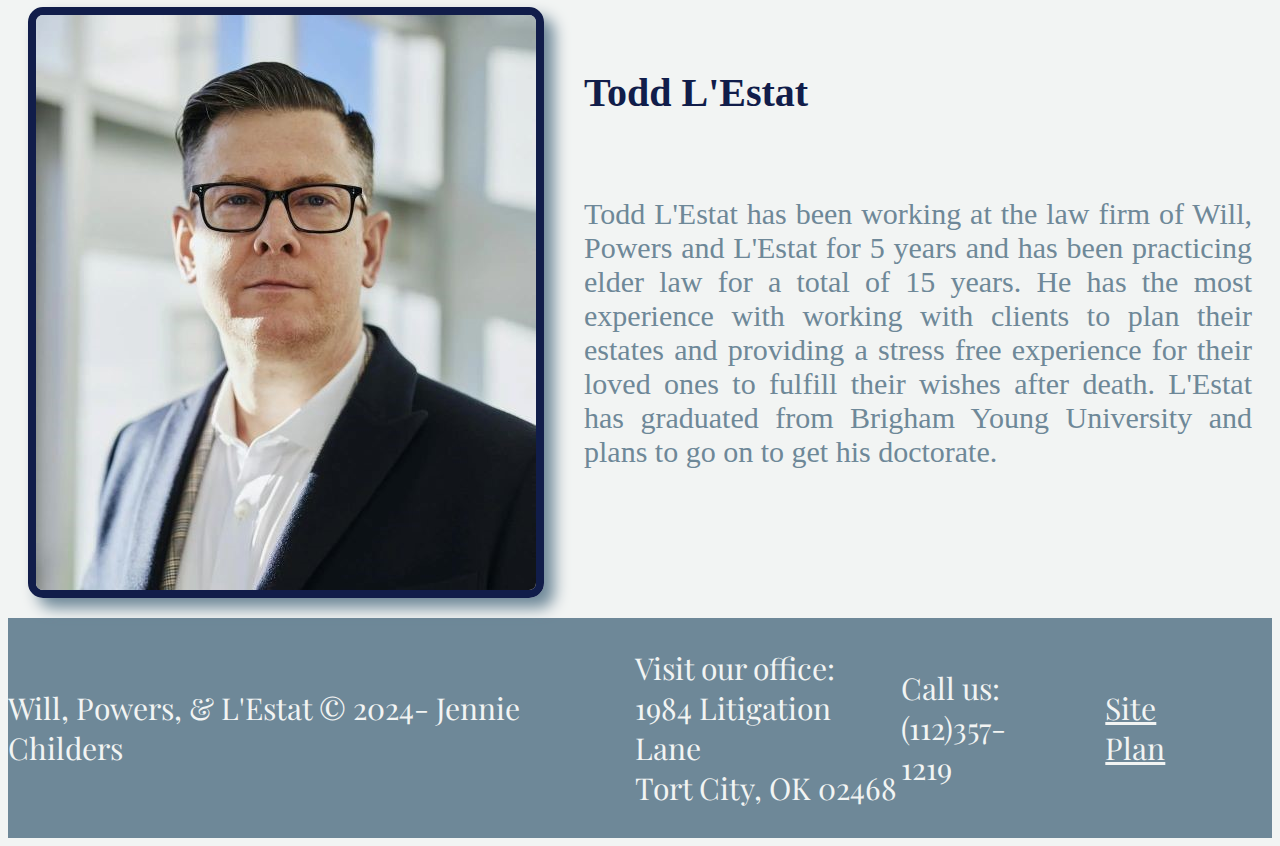
<file: lawsite/employees.html>
<!DOCTYPE html>
<html lang="en">
<head>
    <meta charset="UTF-8">
    <meta name="viewport" content="width=device-width, initial-scale=1.0">
    <title>Will, Powers, & L'Estat | Employees</title>
    <link rel="stylesheet" href="styles/style.css">
</head>
<body>
    <header>
        <a href="index.html" id="logo-link">
            <img class="logo" src="images/lawlogo-cropped.png" alt="Will, Powers, and L'Estat logo">
        </a>
        <nav>
            <a href="index.html">Home</a>
            <a href="services.html">Our Services</a>
            <a href="employees.html">Meet The Team</a>
        </nav>
    </header>

    <main>
        <h1 class="heading">MEET OUR ATTORNEYS</h1>
        <section class="employee-box">
            <img src="images/will-atty.jpg" alt="Samantha Will portrait">
            <h3>Samantha Will</h3>
            <p>
                Samantha Will is the head attorney of the law firm of Will, Powers, and L'Estat and has been practicing law for over 30 years!
                She graduated with honors from Harvard University and has gone on to get her doctorate in elder law. She primarily 
                helps clients with their plans to live a happy, comfortable life for the rest of their days.
            </p>
        </section>
        <hr>
        <section class="employee-box">
            <img src="images/powers-atty.jpg" alt="Richard Powers portrait">
            <h3>Richard Powers</h3>
            <p>
                Richard Powers will be the attorney you'll be working with to write up the majority of your documents. He graduated from Yale
                and specializes in the creation of documents such as Power of Attorney, Last Will and Testament, and Living Wills.
            </p>
        </section>
        <hr>
        <section class="employee-box">
            <img src="images/lestat-atty.jpg" alt="Todd L'Estat portrait">
            <h3>Todd L'Estat</h3>
            <p>
                Todd L'Estat has been working at the law firm of Will, Powers and L'Estat for 5 years and has been practicing elder law for a
                total of 15 years. He has the most experience with working with clients to plan their estates and providing a stress free
                experience for their loved ones to fulfill their wishes after death. L'Estat has graduated from Brigham Young University and plans
                to go on to get his doctorate.
            </p>
        </section>
    </main>

    <footer>
        <p>Will, Powers, & L'Estat &copy; 2024- Jennie Childers</p>
        <p>Visit our office:<br>1984 Litigation Lane<br>Tort City, OK 02468</p>
        <p>Call us:<br>(112)357-1219</p>
        <a href="site-plan.html">Site Plan</a>
    </footer>
</body>
</html>
</file>
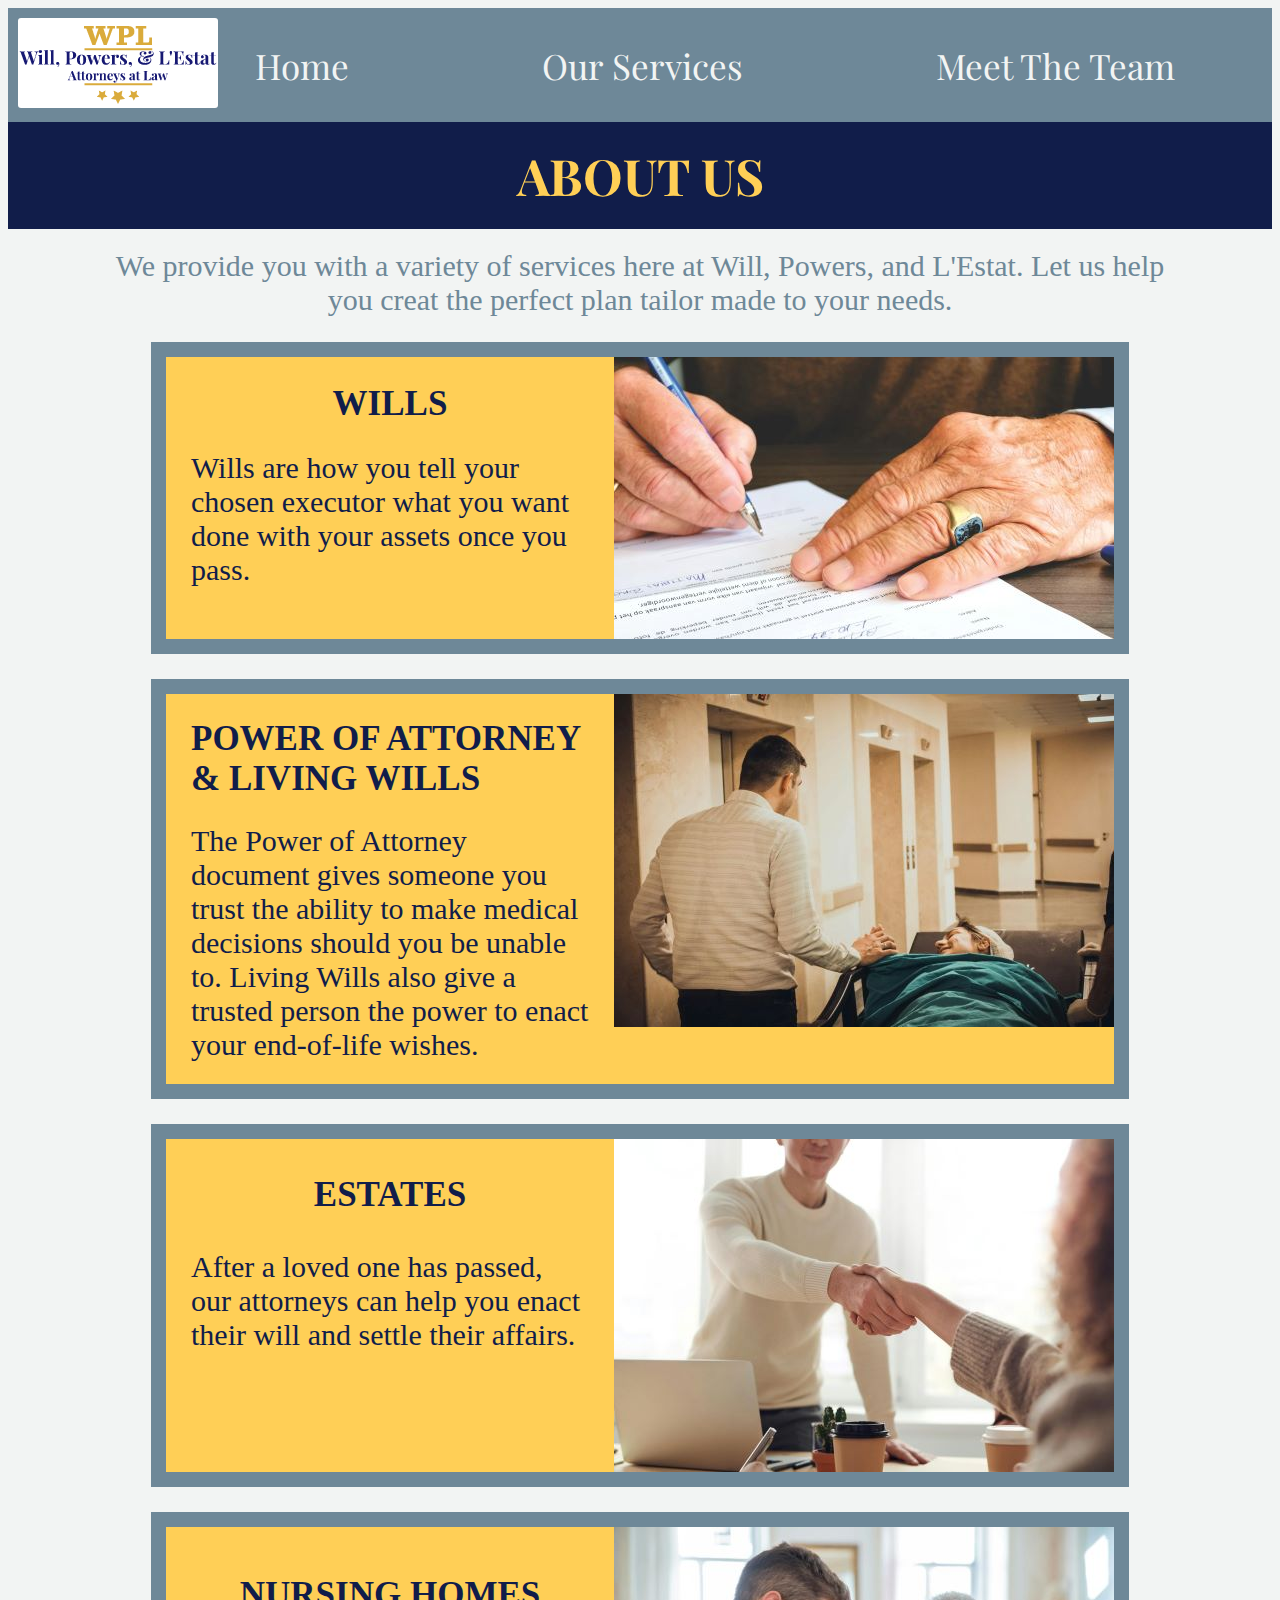
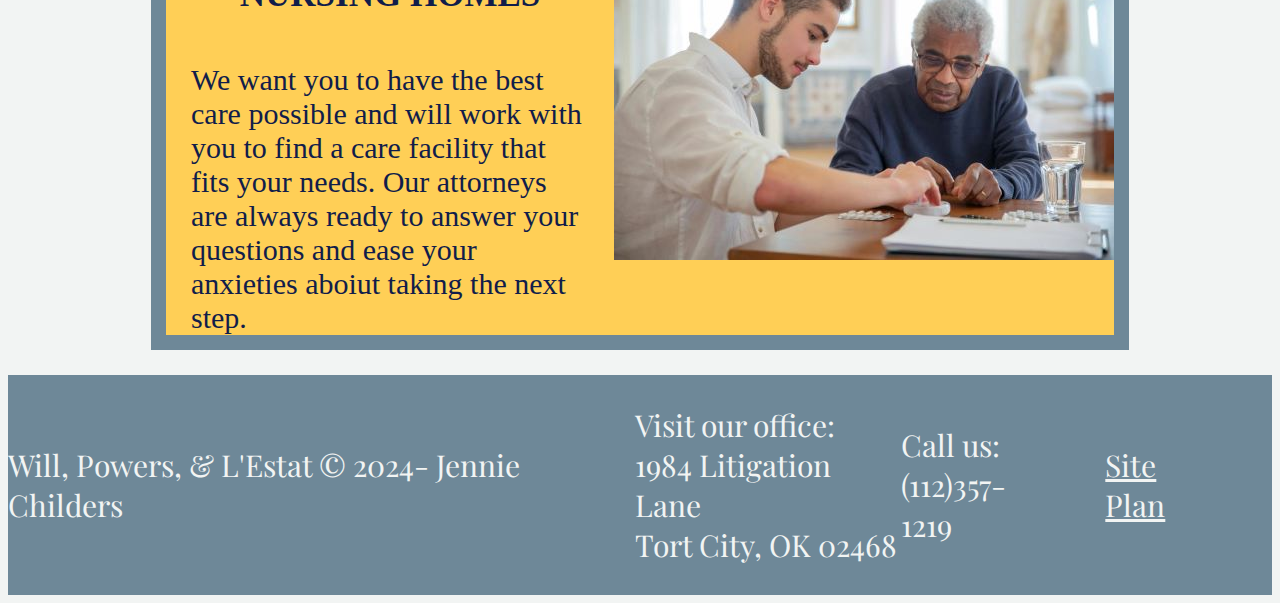
<file: lawsite/services.html>
<!DOCTYPE html>
<html lang="en">
<head>
    <meta charset="UTF-8">
    <meta name="viewport" content="width=device-width, initial-scale=1.0">
    <title>Will, Powers, & L'Estat | Services</title>
    <link rel="stylesheet" href="styles/style.css">
</head>
<body>
    <header>
        <a href="index.html" id="logo-link">
            <img class="logo" src="images/lawlogo-cropped.png" alt="Will, Powers, and L'Estat logo">
        </a>
        <nav>
            <a href="index.html">Home</a>
            <a href="services.html">Our Services</a>
            <a href="employees.html">Meet The Team</a>
        </nav>
    </header>

    <main>
        <h1 class="heading">ABOUT US</h1>
        <p id="blurb">We provide you with a variety of services here at Will, Powers, and L'Estat. Let us help you creat the perfect plan tailor made to your needs.</p>
        <section class="about-us-box">
            <h2>WILLS</h2>
            <p>Wills are how you tell your chosen executor what you want done with your assets once you pass.</p>
            <img src="images/will-signing.jpg" alt="signing a document">
        </section>
        <section class="about-us-box">
            <h2>POWER OF ATTORNEY & LIVING WILLS</h2>
            <p>The Power of Attorney document gives someone you trust the ability to make medical decisions should you be unable to. Living Wills also give a trusted person the power to enact your end-of-life wishes.</p>
            <img src="images/poa-living-will.jpg" alt="person holding the hand of someone in a hospital gurney">
        </section>
        <section class="about-us-box">
            <h2>ESTATES</h2>
            <p>After a loved one has passed, our attorneys can help you enact their will and settle their affairs.</p>
            <img src="images/estate-planning.jpg" alt="two people shaking hands">
        </section>
        <section class="about-us-box">
            <h2>NURSING HOMES</h2>
            <p>We want you to have the best care possible and will work with you to find a care facility that fits your needs. Our attorneys are always ready to answer your questions and ease your anxieties aboiut taking the next step.</p>
            <img src="images/nursing-home.jpg" alt="young man helping old man with pills">
        </section>
    </main>

    <footer>
        <p>Will, Powers, & L'Estat &copy; 2024- Jennie Childers</p>
        <p>Visit our office:<br>1984 Litigation Lane<br>Tort City, OK 02468</p>
        <p>Call us:<br>(112)357-1219</p>
        <a href="site-plan.html">Site Plan</a>
    </footer>
</body>
</html>
</file>
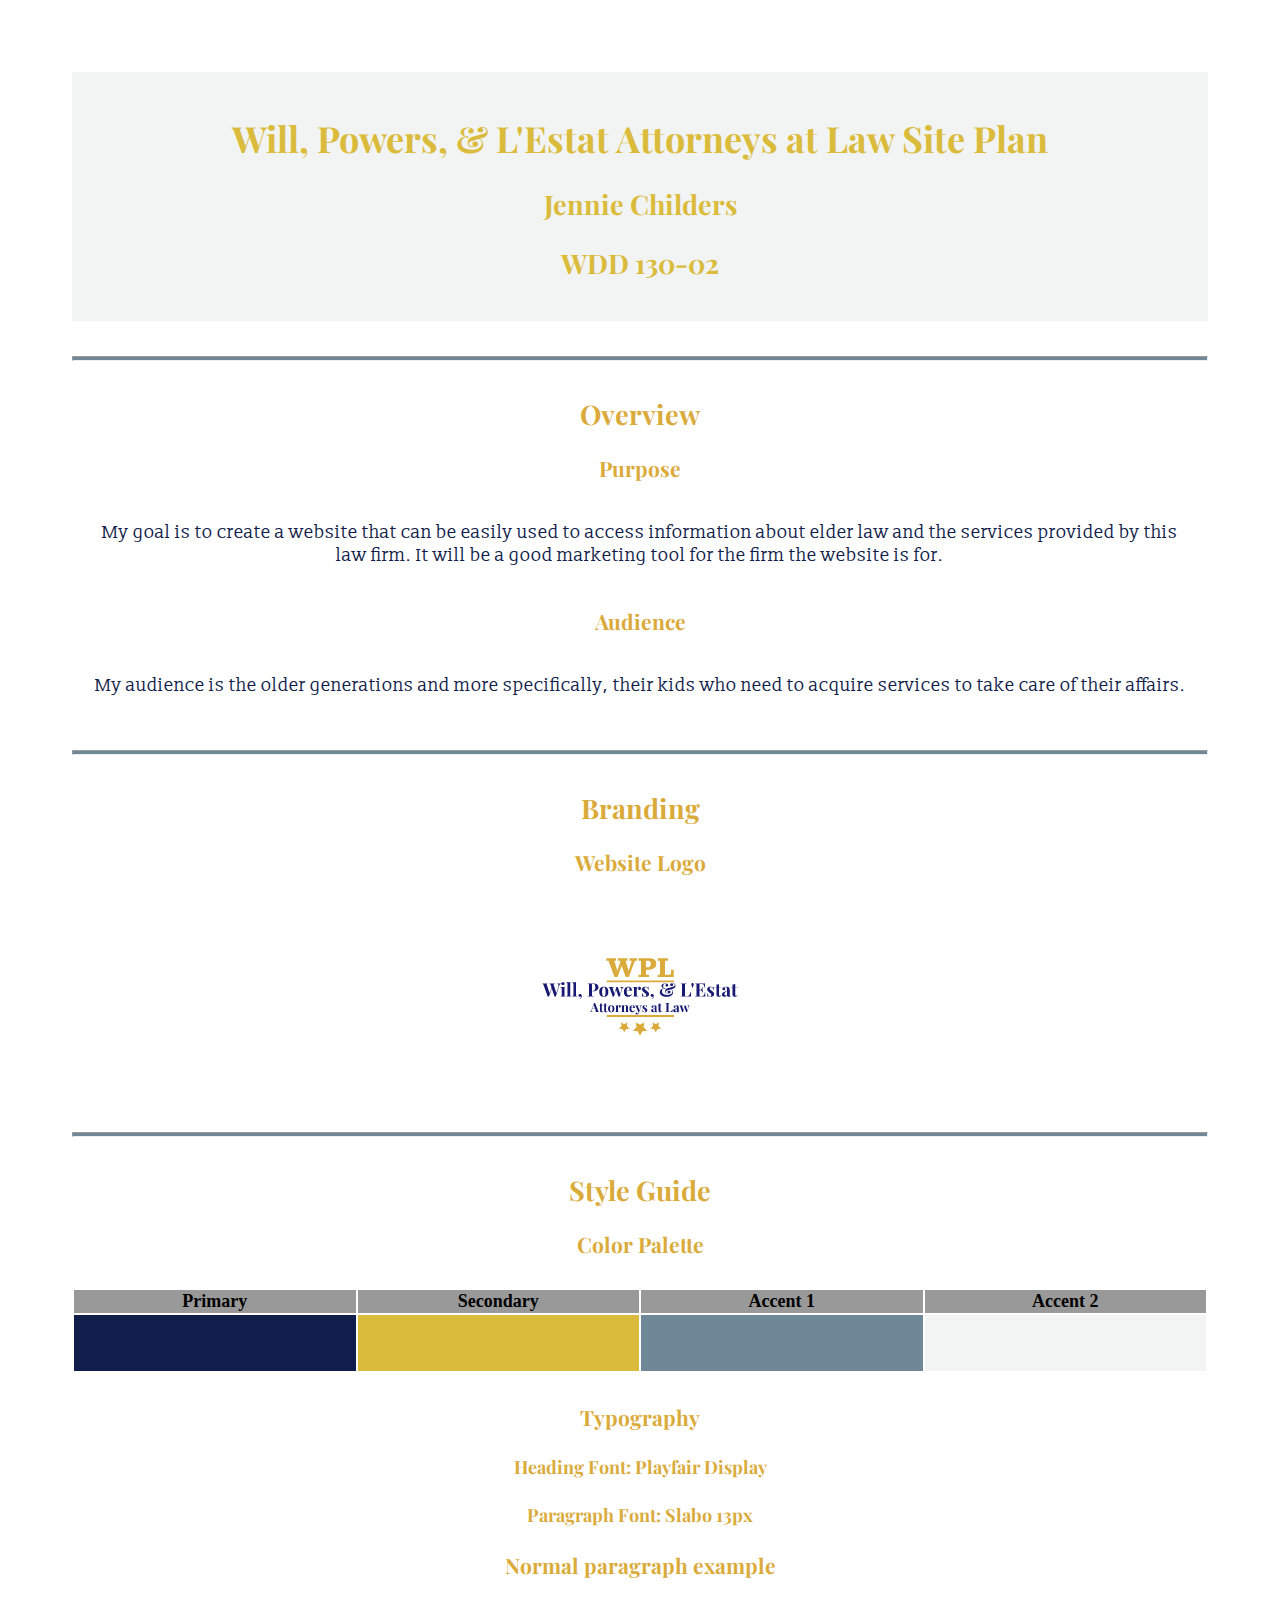
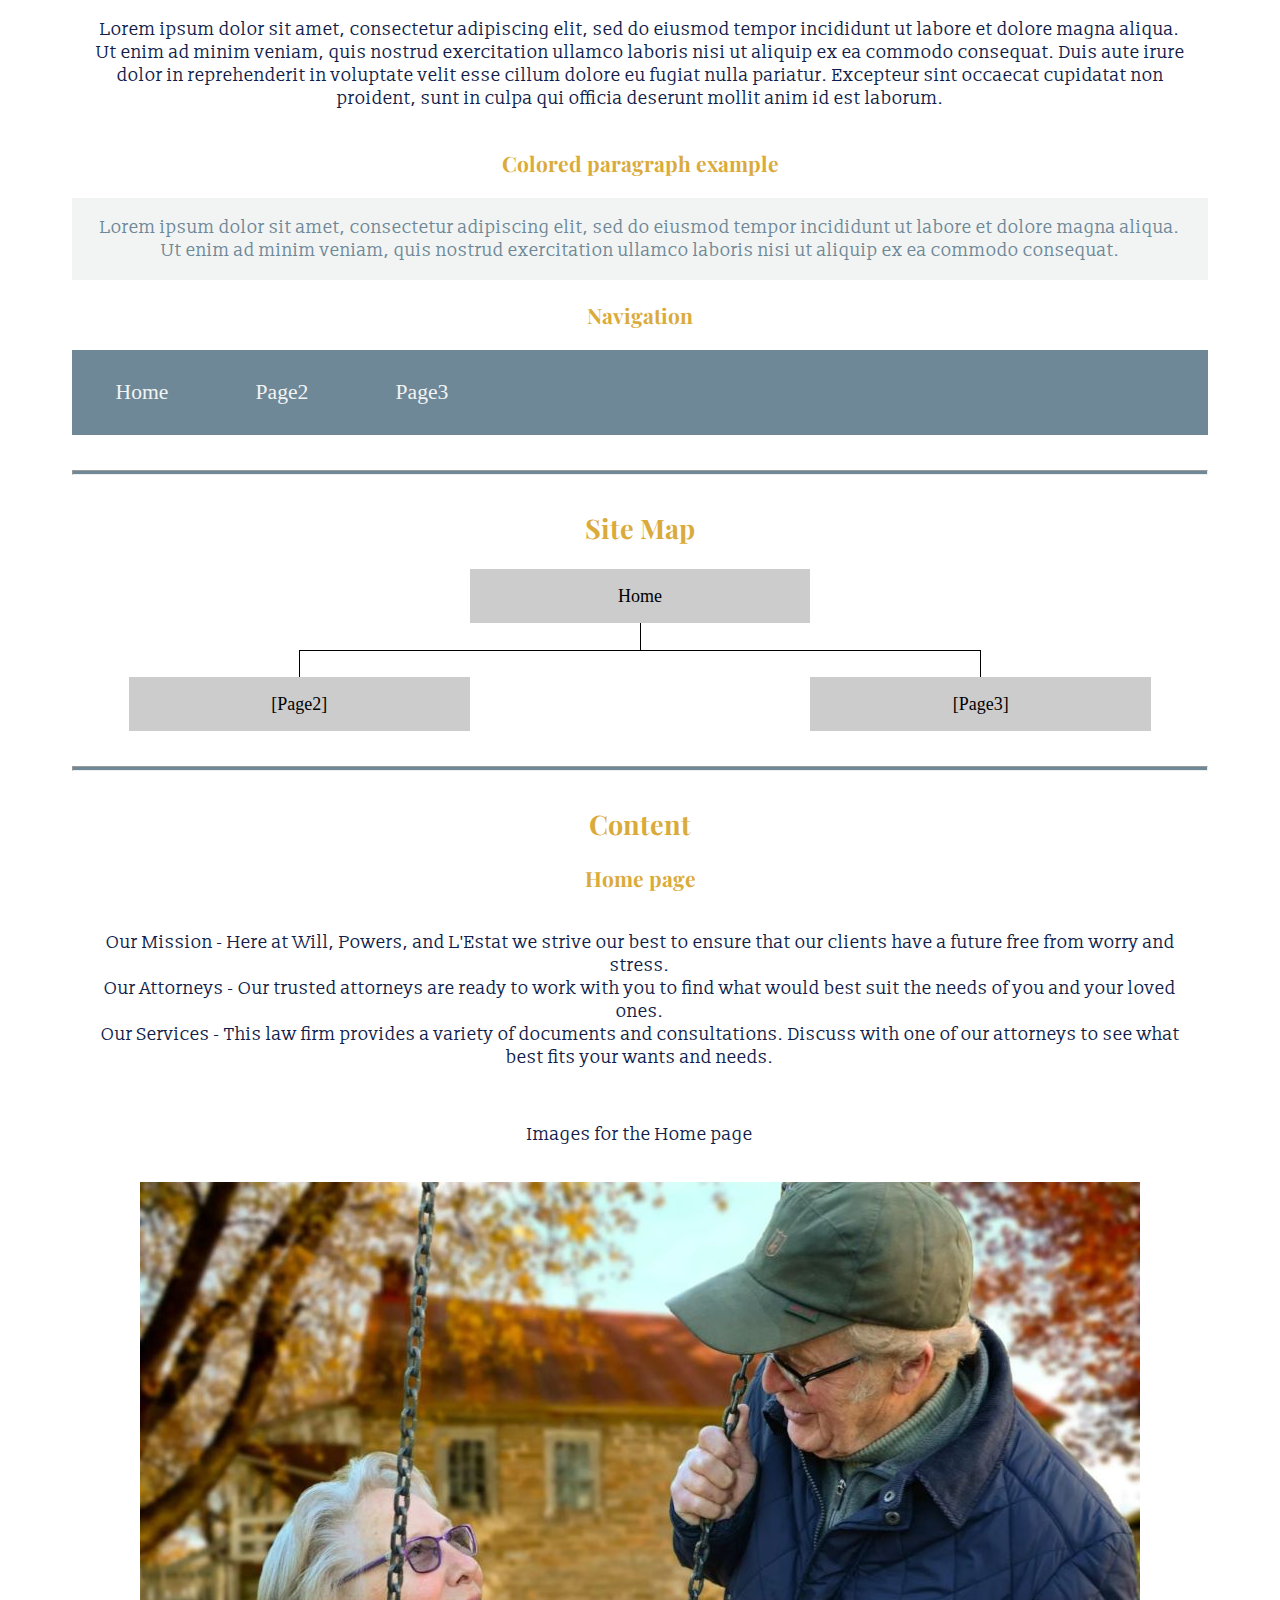
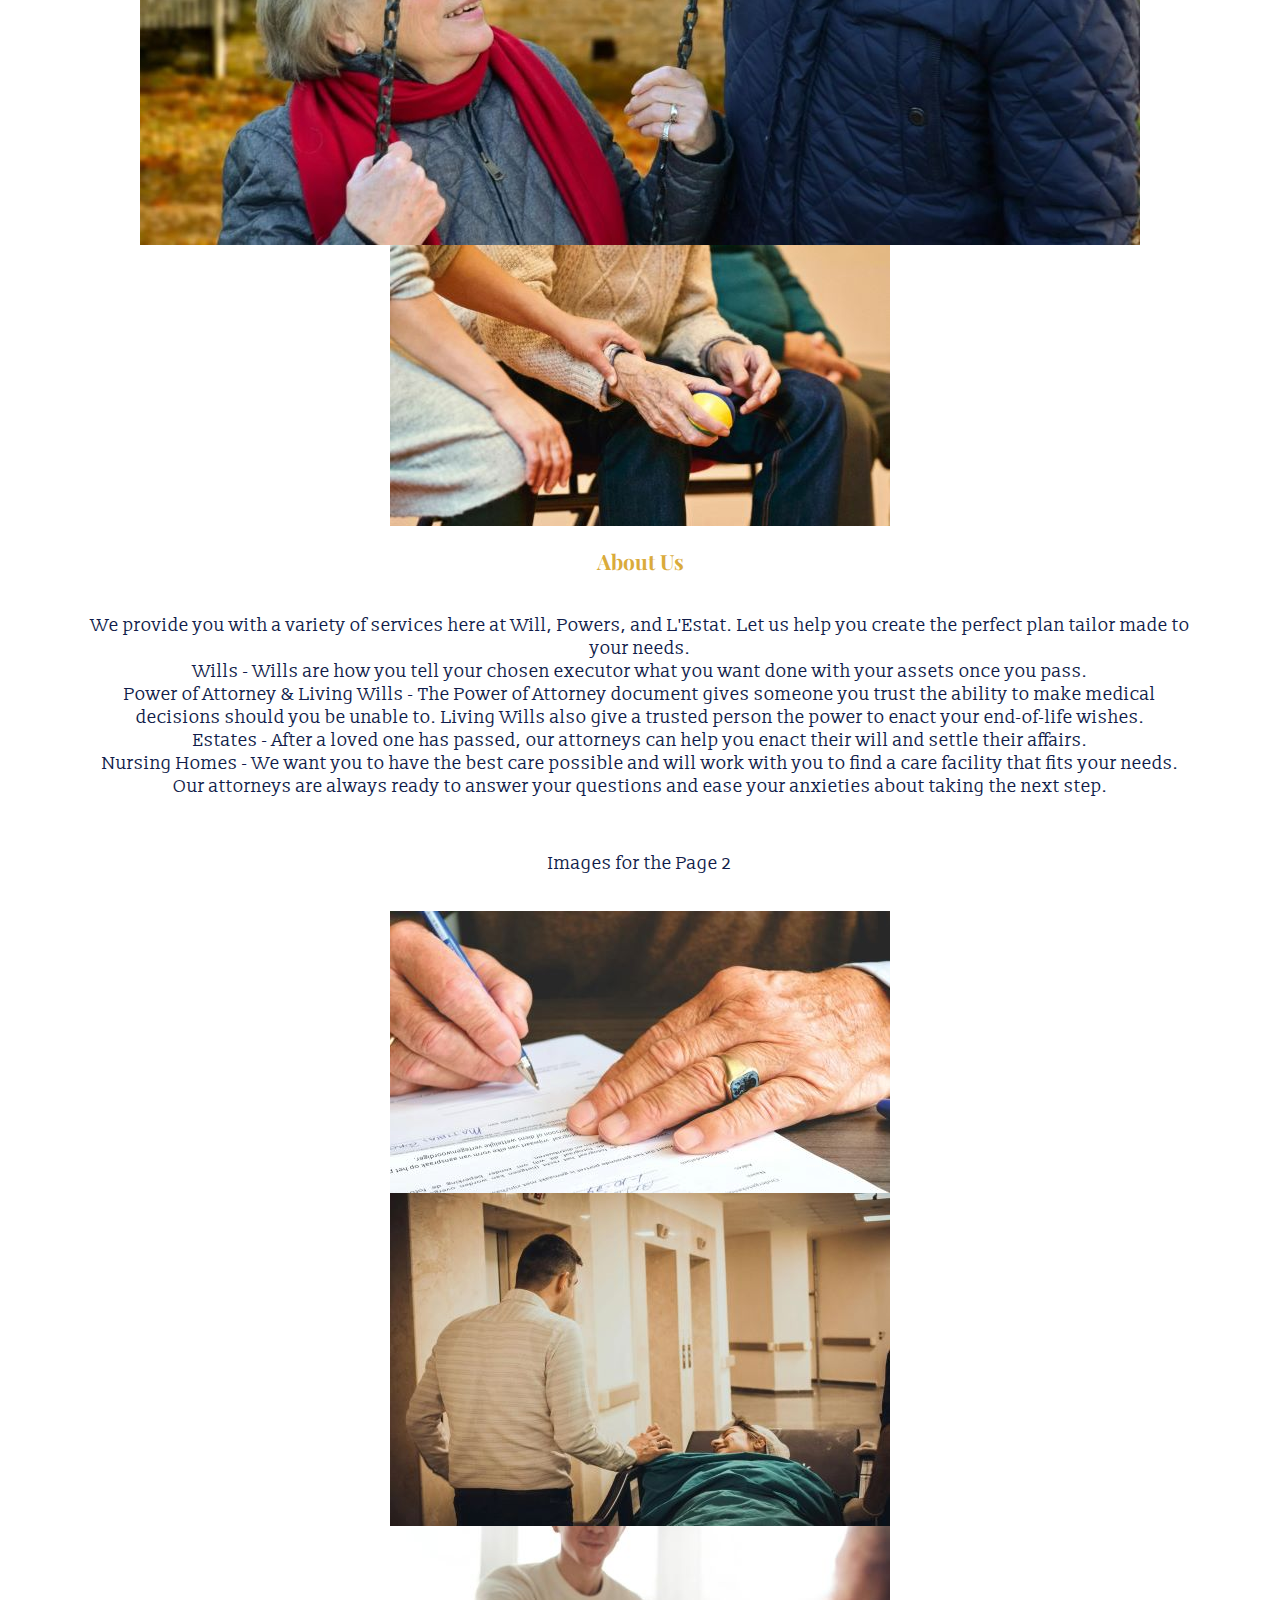
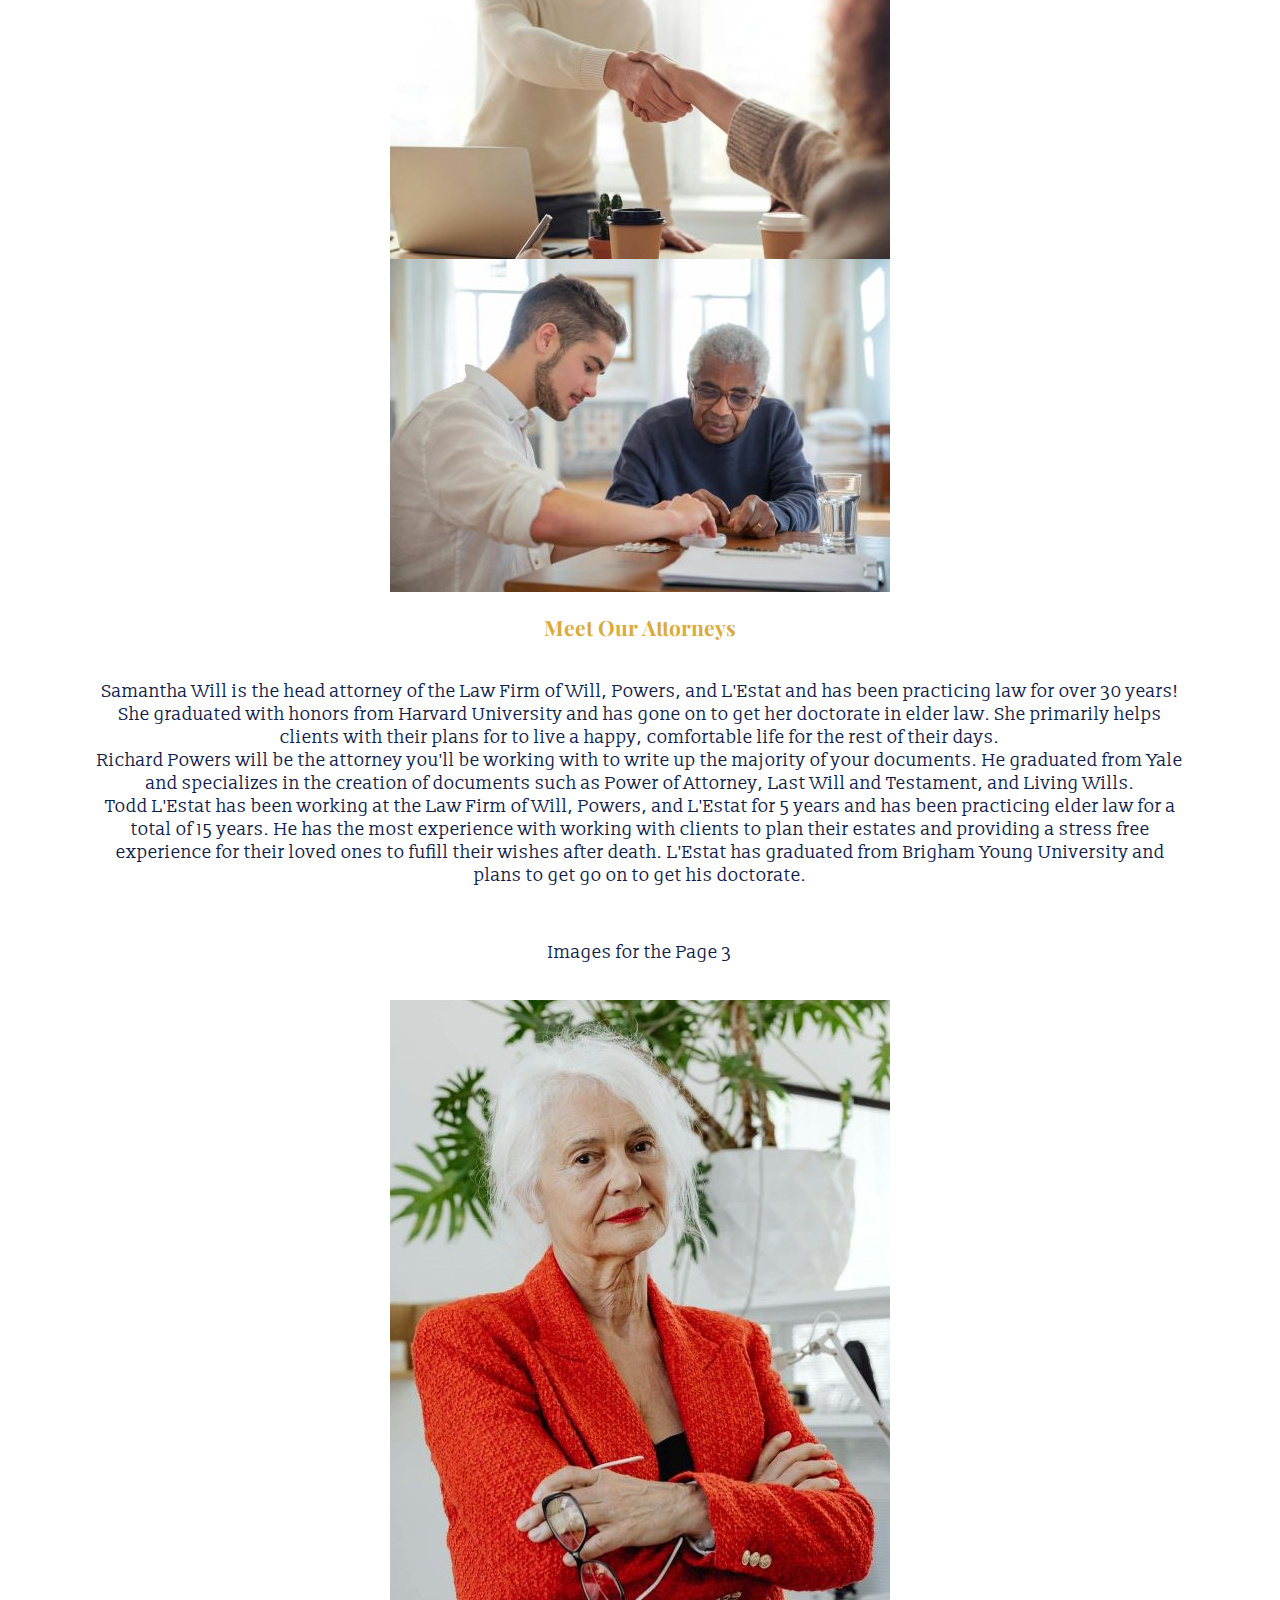
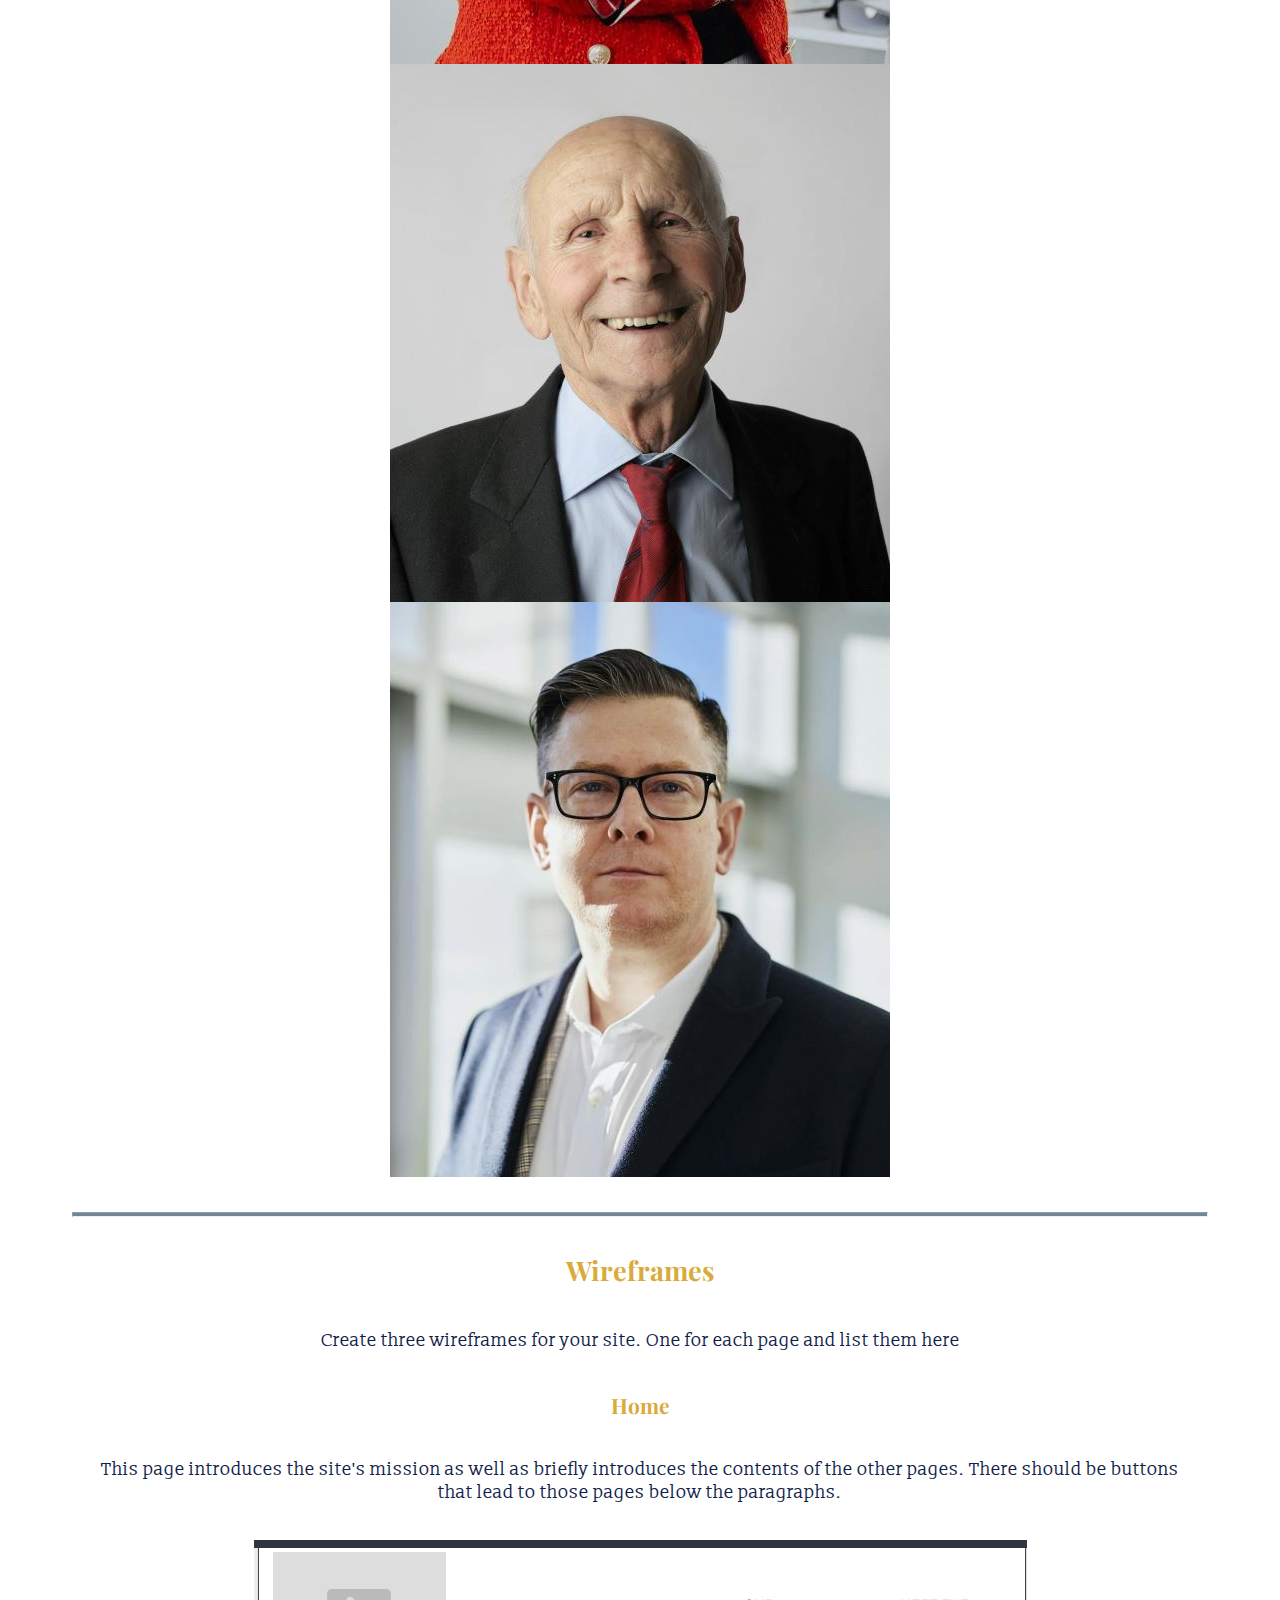
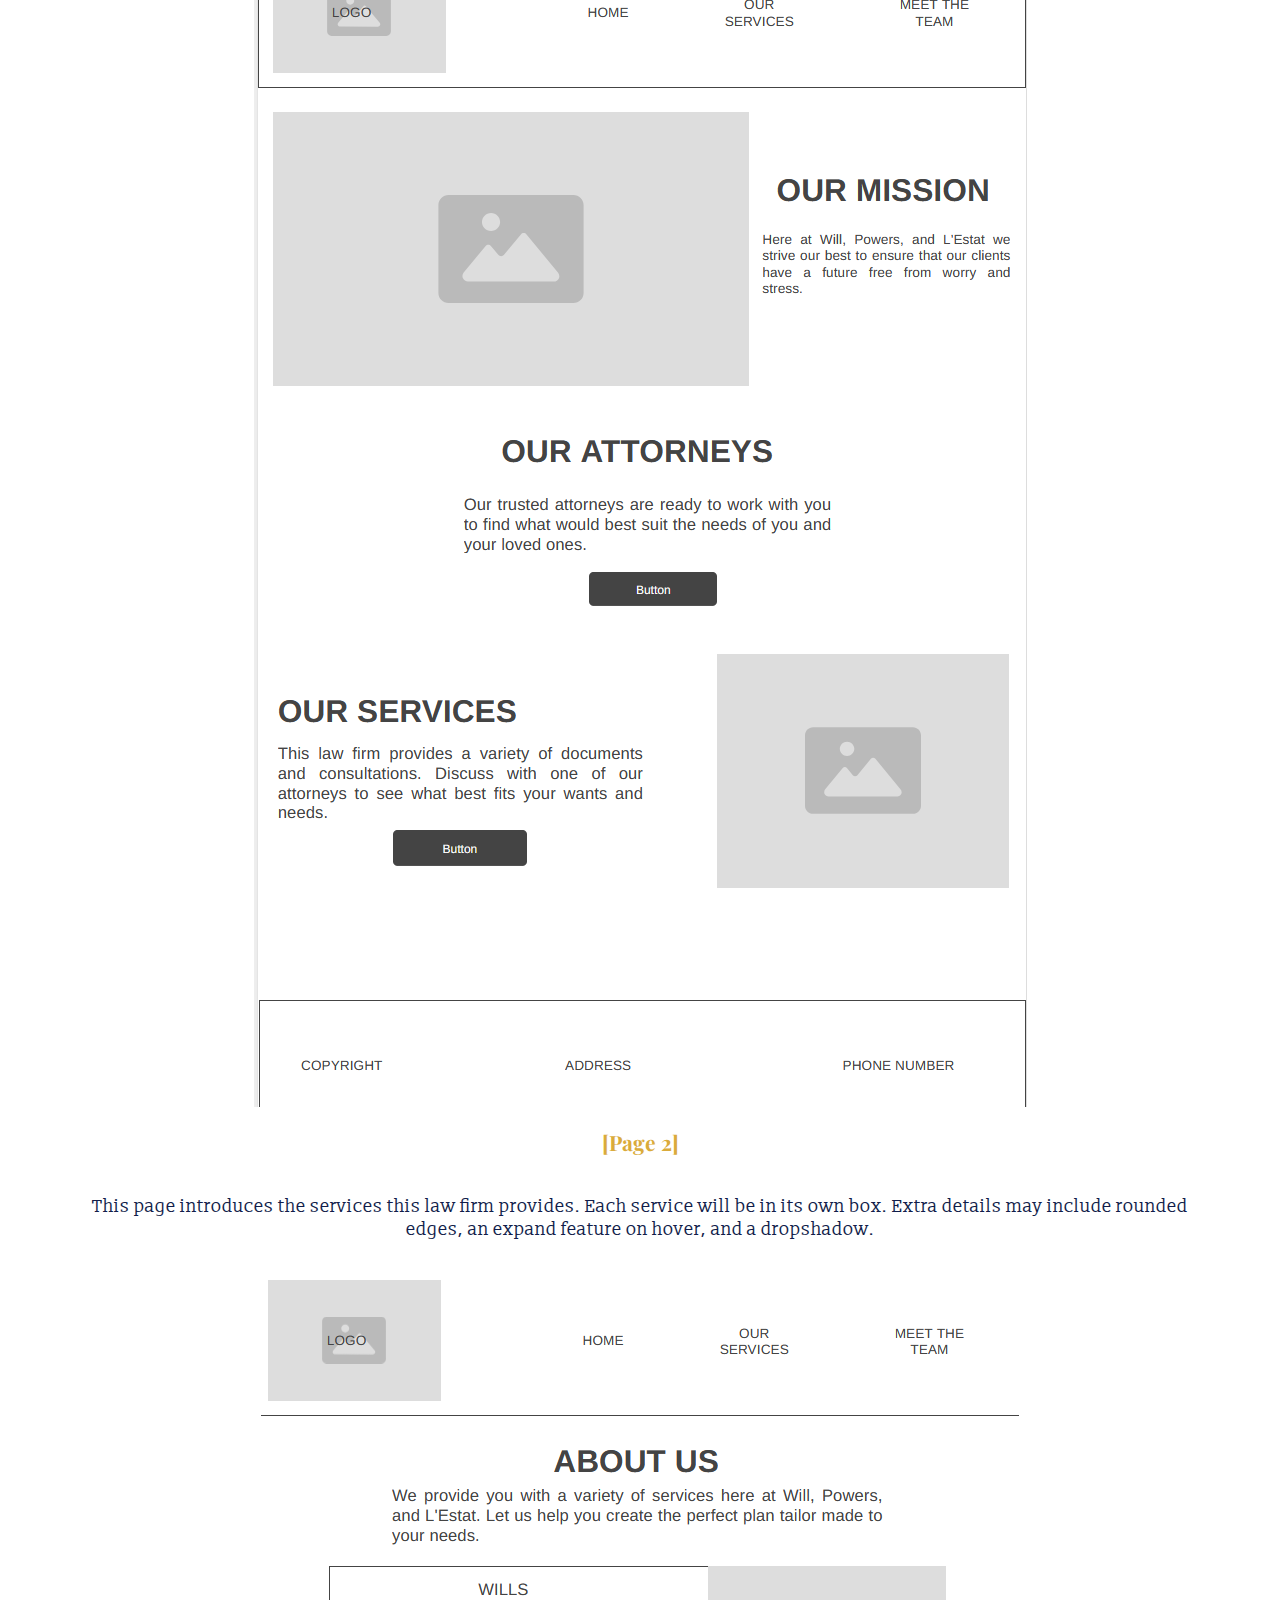
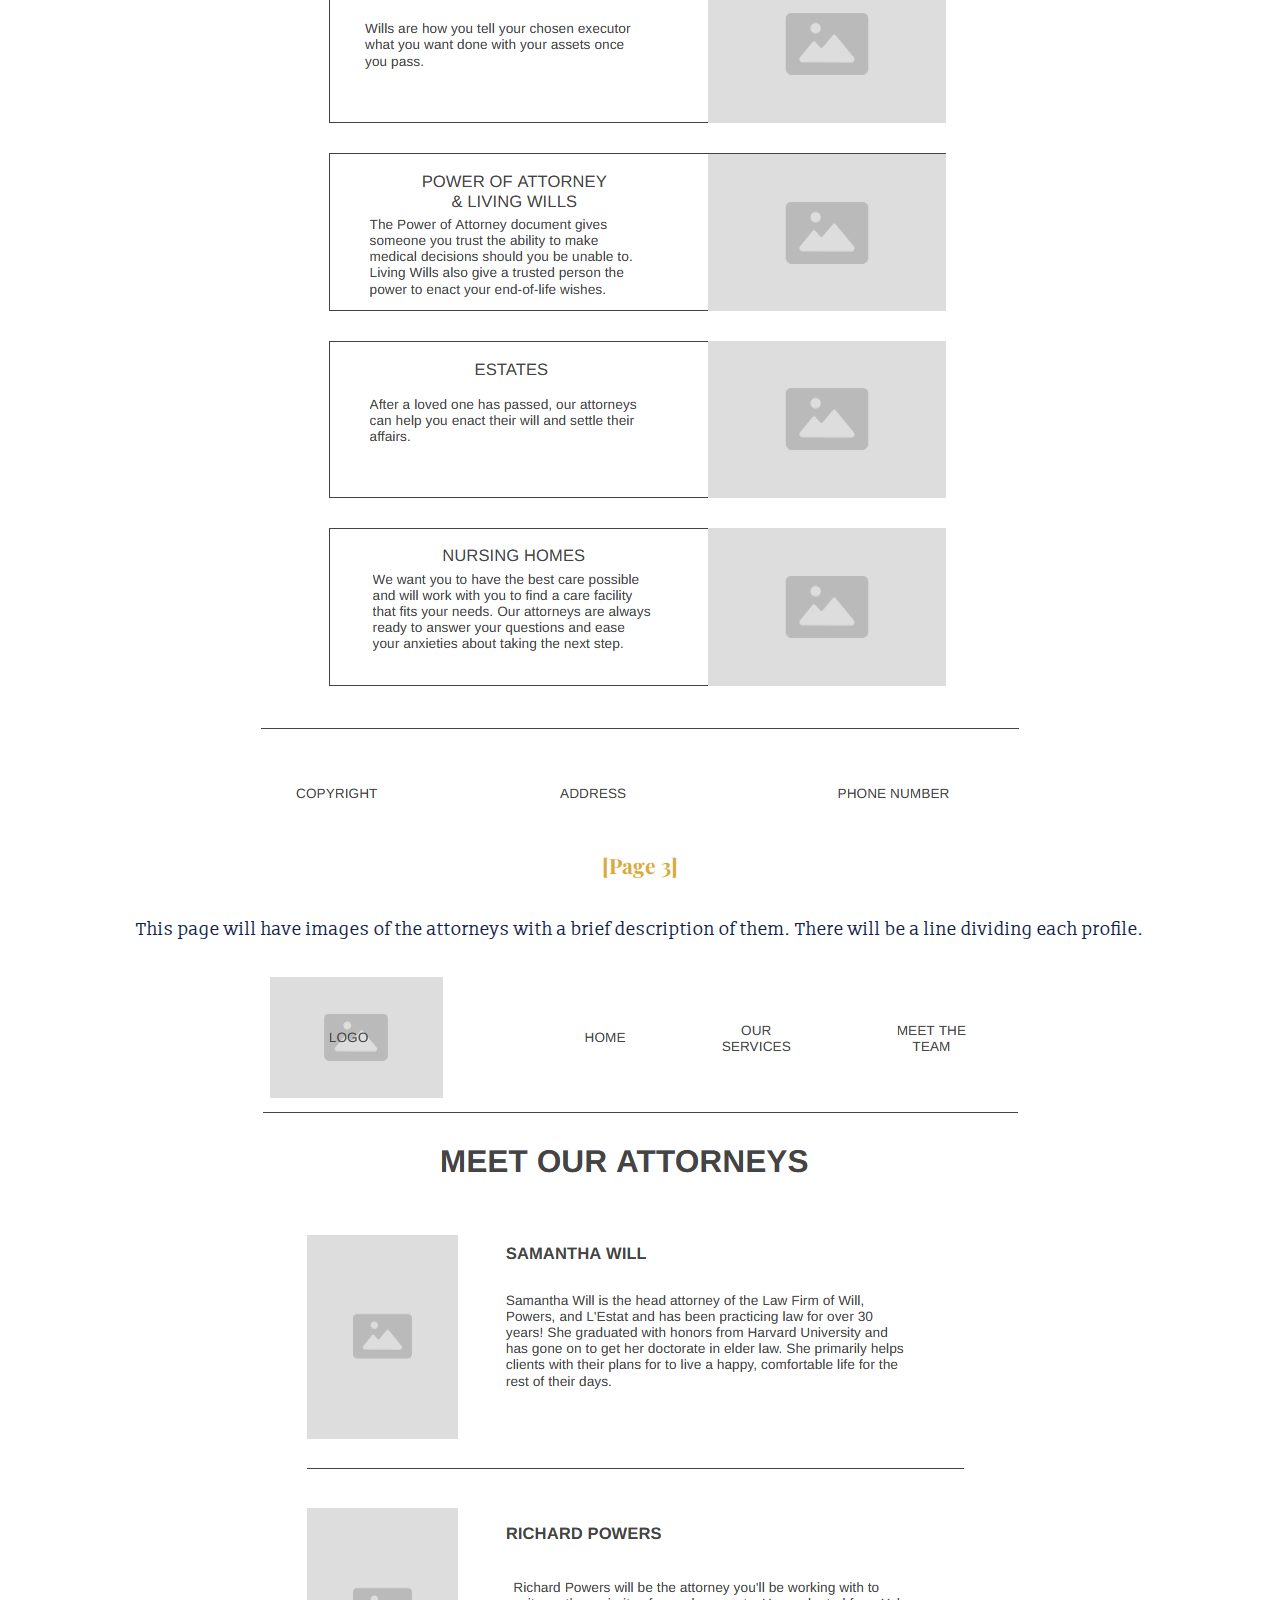
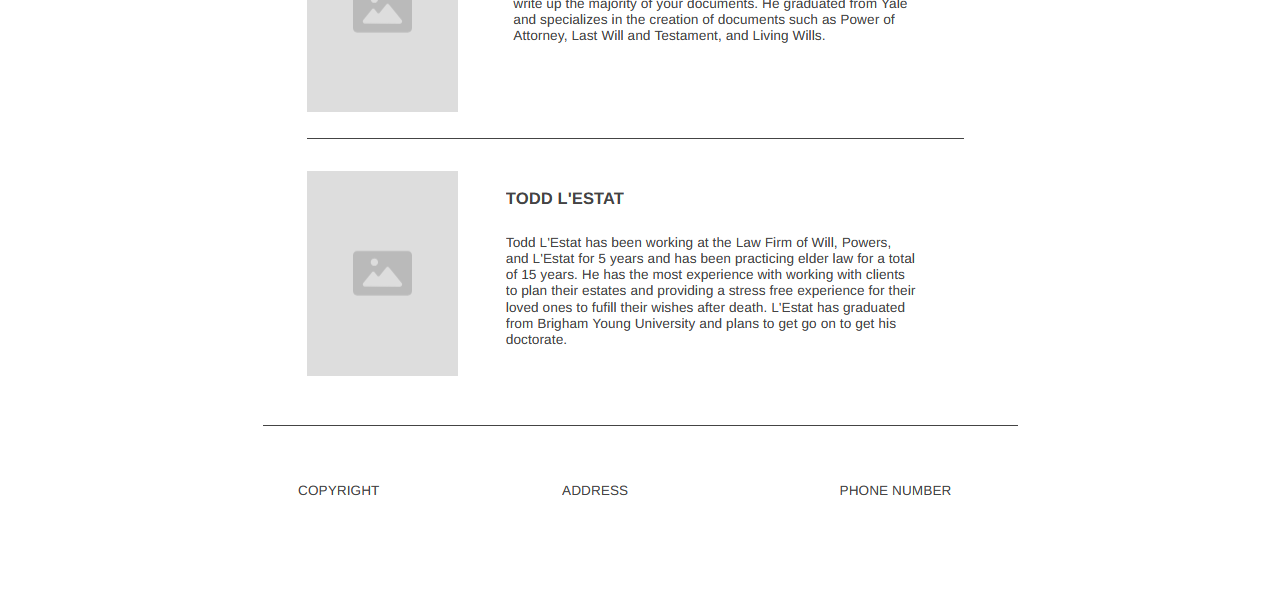
<file: lawsite/site-plan.html>
<!DOCTYPE html>
<html lang="en">
<head>
    <meta charset="utf-8">
    <title>Site Plan</title>
    <link type="text/css" rel="stylesheet" href="styles/site-plan.css">
    <link href="data:text/css,%3Ais(%5Bid*%3D'google_ads_iframe'%5D%2C%5Bid*%3D'taboola-'%5D%2C.taboolaHeight%2C.taboola-placeholder%2C%23credential_picker_container%2C%23credentials-picker-container%2C%23credential_picker_iframe%2C%5Bid*%3D'google-one-tap-iframe'%5D%2C%23google-one-tap-popup-container%2C.google-one-tap-modal-div%2C%23amp_floatingAdDiv%2C%23ez-content-blocker-container)%20%7Bdisplay%3Anone!important%3Bmin-height%3A0!important%3Bheight%3A0!important%3B%7D" 
        rel="stylesheet" type="text/css">
</head>
<body> 
    <header>
        <h1>Will, Powers, & L'Estat Attorneys at Law Site Plan</h1>
        <h2>Jennie Childers</h2>
        <h2>WDD 130-02</h2>
        <!-- In the header above, add the name or your site, your name and class number. For example if you are in section 3 you would put WDD 130.03 -->
      </header>
    <main>
        <!-- ------------------------Steps 2-3------------------------------ -->
        <hr>
        <h2>Overview</h2>
        <h3>Purpose</h3>
        <p>My goal is to create a website that can be easily used to access information about elder law and the services provided by this law firm.
            It will be a good marketing tool for the firm the website is for.
        </p>  <!-- change this -->

        <h3>Audience</h3>
        <p>My audience is the older generations and more specifically, their kids who need to acquire services to take care of their affairs. </p>  <!-- change this -->

        <hr>
        <h2>Branding</h2>
        <h3>Website Logo</h3>
        <!-- Replace this with some sort of logo for your site.  A logo can be as simple as the name of your site in a nice font :) -->
        <img src="images/lawlogo-square.png" alt="Logo image">
        <hr>
        <h2>
            Style Guide
        </h2>

        <!-- ------------------------Steps 4-8------------------------------ -->

        <h3>
            Color Palette
        </h3>
        <!--  The colors you choose for a website are one of the most important decisions you will make. Follow the instructions on the activity in iLearn. You should have at least 2 colors but do not have to fill in all 4 if you do not need them.  -->

        <table class="colors">
            <tbody><tr><th>Primary</th><th>Secondary</th><th>Accent 1</th><th>Accent 2</th></tr>
            <!-- Switch to the site-plan.css file and change your colors there. -->
            <tr><td class="primary"></td><td class="secondary"></td><td class="accent1"></td><td class="accent2"></td></tr>
        </tbody></table>

        <!-- ------------------------Step 9------------------------------ -->

        <h3>
            Typography
        </h3>
        <!-- Choose a font for your paragraphs (body copy) and headlines. What font(s) have you chosen? Why did you choose what you did?  Make sure to review the list of web safe fonts at W3Schools.org as a starting point.  Think also about which of your colors above you might use for background and font colors. -->

        <h4>
            Heading Font: Playfair Display  <!-- change this -->
        </h4>
        <h4>
            Paragraph Font: Slabo 13px  <!-- change this -->
        </h4>
        <h3>
            Normal paragraph example
        </h3>
        <p>
            Lorem ipsum dolor sit amet, consectetur adipiscing elit, sed do eiusmod tempor incididunt ut labore et dolore magna aliqua. Ut enim ad minim veniam, quis nostrud exercitation ullamco laboris nisi ut aliquip ex ea commodo consequat. Duis aute irure dolor in reprehenderit in voluptate velit esse cillum dolore eu fugiat nulla pariatur. Excepteur sint occaecat cupidatat non proident, sunt in culpa qui officia deserunt mollit anim id est laborum.
        </p>
        <h3>
            Colored paragraph example
        </h3>
        <p class="colored">
            Lorem ipsum dolor sit amet, consectetur adipiscing elit, sed do eiusmod tempor incididunt ut labore et dolore magna aliqua. Ut enim ad minim veniam, quis nostrud exercitation ullamco laboris nisi ut aliquip ex ea commodo consequat. 
        </p>

        <!-- ------------------------Step 10------------------------------ -->

        <h3>
            Navigation
        </h3>
        <!-- Think about how you want your navigation bar to look. In the site-plan.css file change the colors to your colors to get the look you desire. --> 
        <nav>
            <a href="#">Home</a>
            <a href="#">Page2</a>
            <a href="#">Page3</a>
        </nav>
        <hr>
        <h2>
            Site Map
        </h2>
        <div class="sitemap">
            <div class="sm-home">
            Home
            </div>
            <div class="sm-page2">
            [Page2] <!-- change this -->
            </div>
            <div class="sm-page3">
            [Page3]  <!-- change this -->
            </div>

            <div class="top">
            &nbsp;
            </div>
            <div class="left">
            &nbsp;
            </div>
            <div class="right">
            &nbsp;
            </div>
        </div>

        <!-- --------Content Section -------------- -->
        <hr>
        <h2>
            Content
        </h2>
        <h3>Home page</h3>
        <p>
            Our Mission - Here at Will, Powers, and L'Estat we strive our best to ensure that our clients have a future free from worry and stress. <br>
            Our Attorneys - Our trusted attorneys are ready to work with you to find what would best suit the needs of you and your loved ones.<br>
            Our Services - This law firm provides a variety of documents and consultations. Discuss with one of our attorneys to see what best fits your wants and needs.
        </p>
        <p>Images for the Home page</p>
        <img src="images/our-mission.jpg" alt="an old couple">
        <img src="images/our-services.jpg" alt="holding the hand of an old person">

        <h3>About Us</h3>
        <p>
            We provide you with a variety of services here at Will, Powers, and L'Estat. Let us help you create the perfect plan tailor made to your needs. <br>
            Wills - Wills are how you tell your chosen executor what you want done with your assets once you pass.<br>
            Power of Attorney & Living Wills - The Power of Attorney document gives someone you trust the ability to make medical decisions should you be unable to.
            Living Wills also give a trusted person the power to enact your end-of-life wishes.<br>
            Estates - After a loved one has passed, our attorneys can help you enact their will and settle their affairs.<br>
            Nursing Homes - We want you to have the best care possible and will work with you to find a care facility that fits your needs. Our attorneys are always
            ready to answer your questions and ease your anxieties about taking the next step.
        </p>
        <p>Images for the Page 2</p>
        <img src="images/will-signing.jpg" alt="signing a document">
        <img src="images/poa-living-will.jpg" alt="person holding the hand of someone in a hospital gurney">
        <img src="images/estate-planning.jpg" alt="two people shaking hands">
        <img src="images/nursing-home.jpg" alt="young man helping old man with his pills">

        <h3>Meet Our Attorneys</h3>
        <p>
            Samantha Will is the head attorney of the Law Firm of Will, Powers, and L'Estat and has been practicing law for over 30 years!
            She graduated with honors from Harvard University and has gone on to get her doctorate in elder law. She primarily helps clients with their
            plans for to live a happy, comfortable life for the rest of their days.<br>
            Richard Powers will be the attorney you'll be working with to write up the majority of your documents. He graduated from Yale and specializes in
            the creation of documents such as Power of Attorney, Last Will and Testament, and Living Wills.<br>
            Todd L'Estat has been working at the Law Firm of Will, Powers, and L'Estat for 5 years and has been practicing elder law for a total of 15 years.
            He has the most experience with working with clients to plan their estates and providing a stress free experience for their loved ones to fufill their wishes after death.
            L'Estat has graduated from Brigham Young University and plans to get go on to get his doctorate.
        </p>
        <p>Images for the Page 3</p>
        <img src="images/will-atty.jpg" alt="Samantha Will portrait">
        <img src="images/powers-atty.jpg" alt="Richard Powers portrait">
        <img src="images/lestat-atty.jpg" alt="Todd L'Estat portrait">

        <hr>
        <h2>
            Wireframes
        </h2>
        <p>
            Create three wireframes for your site. One for each page and list them here</p>

        <h3>Home</h3>
        <p>         
            This page introduces the site's mission as well as briefly introduces the contents of the other pages. There should be buttons that lead to those pages below the paragraphs.
        </p>
        <img src="images/homepage-wireframe.png" alt="home page wireframe">

        <h3>[Page 2]</h3>
        <p>         
            This page introduces the services this law firm provides. Each service will be in its own box. Extra details may include rounded edges, an expand feature on hover, and a dropshadow.
        </p>
        <img src="images/services-wireframe.png" alt="page 2 wireframe">

        <h3>[Page 3]</h3>
        <p>         
            This page will have images of the attorneys with a brief description of them. There will be a line dividing each profile.
        </p>
        <img src="images/attorney-wireframe.png" alt="page 3 wireframe">
    </main>

</body>
</html>
</file>
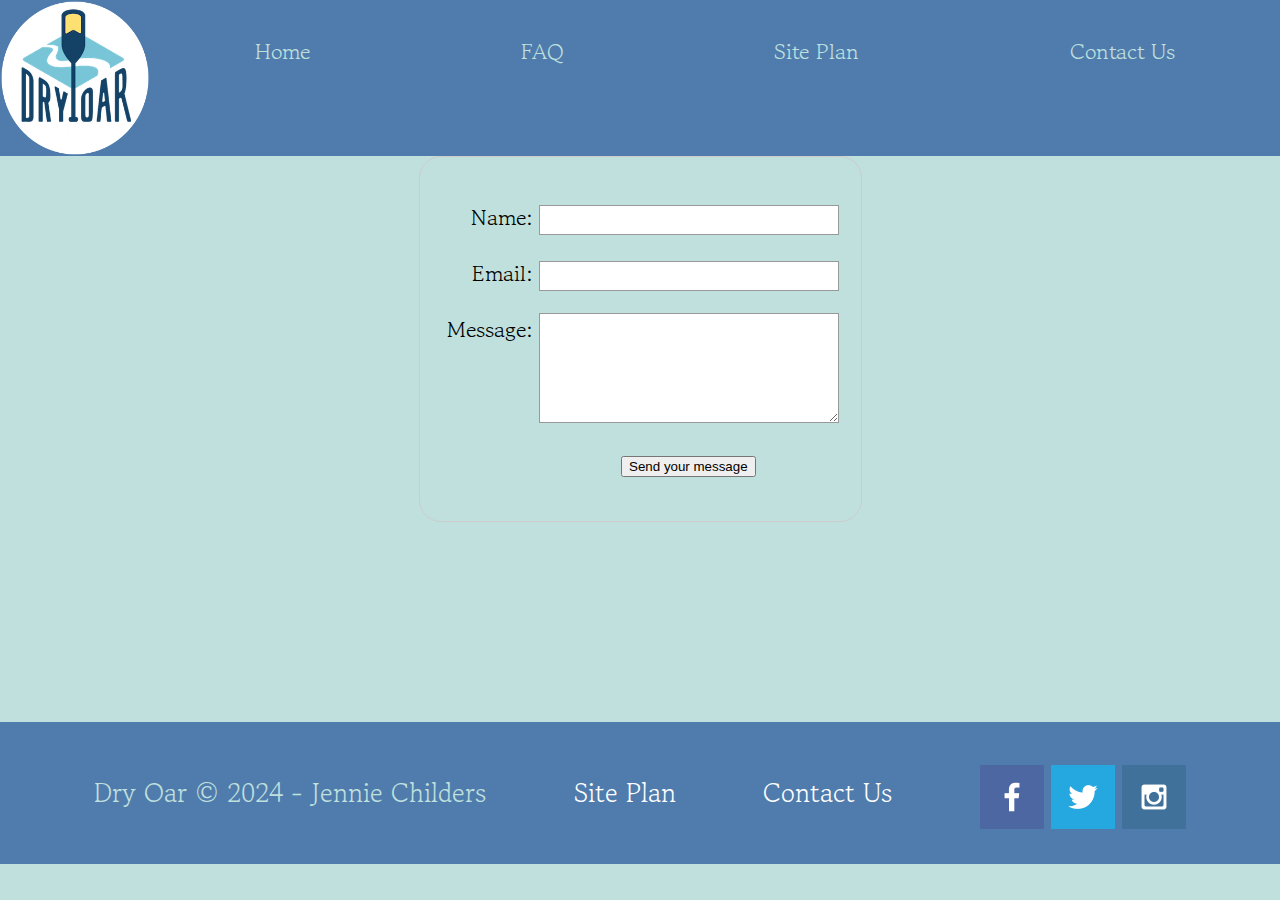
<file: wwr/contactus.html>
<!DOCTYPE html>
<html lang="en">
<head>
    <meta charset="UTF-8">
    <meta name="viewport" content="width=device-width, initial-scale=1.0">
    <title>Dry Oar Vacations | Contact Us</title>
    <link rel="stylesheet" href="styles/style.css">
    <style>
        body{
            text-align: center;
        }
        form{
            display: inline-block;
            padding: 1em;
            border: 1px solid #ccc;
            border-radius: 1em;
        }
        p + p{
            margin-top: 1em;
        }
        label{
            display: inline-block;
            min-width: 90px;
            text-align: right;
        }
        input, textarea{
            font: 1em sans-serif;
            width: 300px;
            box-sizing: border-box;
            border: 1px solid #999;
        }
        input:focus, textarea:focus{
            outline-style: solid;
            outline-color: #000;
        }
        textarea{
            vertical-align: top;
            height: 5em;
        }
        .button{
            padding-left: 90px;
        }
        button{
            margin-left: 0.5em;
        }
        #feedback{
            background-color: antiquewhite;
            position: absolute;
            top: 0;
            left:0;
            right: 0;
            padding: .5em;
            display: none;
        }
        .moveDown{
            margin-top: 3em;
        }
    </style>
</head>
<body>
    <div id="content">
        <header>
            <a href="index.html" id="logo_link">
                <img class="logo" src="images/logo.png" alt="Dry Oar Logo">
            </a>
            <nav>
                <a href="index.html">Home</a>
                <a href="faq.html">FAQ</a>
                <a href="site-plan-rafting.html">Site Plan</a>
                <a href="contactus.html">Contact Us</a>
            </nav>
        </header>

        <main>
            <div id="feedback"></div>
            <form action="/my-handling-form-page" method="post">
                <p>
                    <label for="name">Name:</label>
                    <input type="text" id="name" name="user_name"/>
                </p>
                <p>
                    <label for="mail">Email:</label>
                    <input type="email" id="mail" name="user_email"/>
                </p>
                <p>
                    <label for="msg">Message:</label>
                    <textarea id="msg" name="user_message"></textarea>
                </p>
                <p class="button">
                    <button type="submit">Send your message</button>
                </p>
            </form>
        </main>

        <footer>
            <p>Dry Oar &copy; 2024 - Jennie Childers</p>
            <p><a href="site-plan-rafting.html">Site Plan</a></p>
            <p><a href="contactus.html">Contact Us</a></p>
            <div class="social">
                <a href="https://facebook.com" target="_blank">
                    <img src="images/facebook.png" alt="fb icon">
                </a>
                <a href="https://twitter.com" target="_blank">
                    <img src="images/twitter.png" alt="twitter icon">
                </a>
                <a href="https://instagram.com" target="_blank">
                    <img src="images/instagram.png" alt="instagram icon">
                </a>
            </div>
        </footer>
    </div>
    <script>
        const feedbackElement = document.getElementById('feedback');
        const formElement = document.forms[0];
        formElement.addEventListener('submit', function(e){
            e.preventDefault();
            feedbackElement.innerHTML = 'Hello' + formElement.user_name.value + '! Thank you for your message. We will get back with you as soon as possible!';
            feedbackElement.style.display = "block";
            document.body.classList.toggle('moveDown');
        });
    </script>
</body>
</html>
</file>
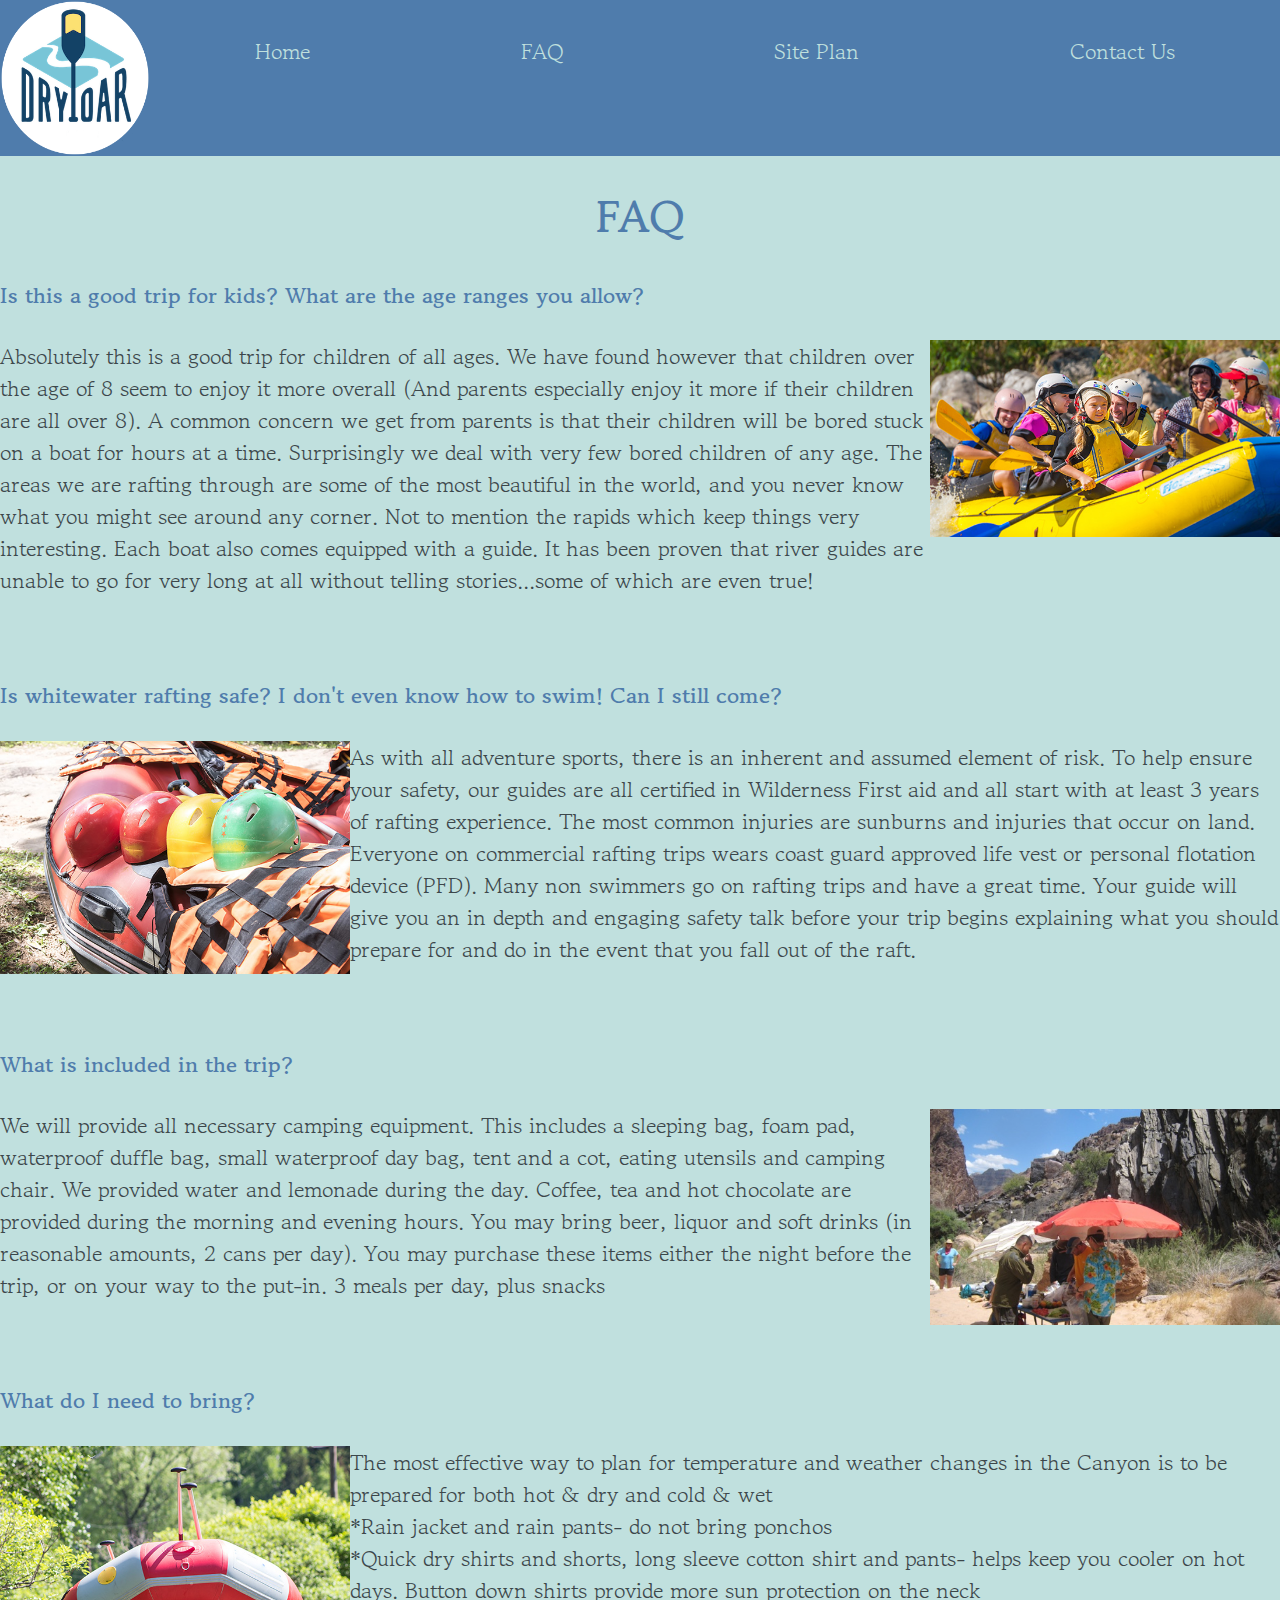
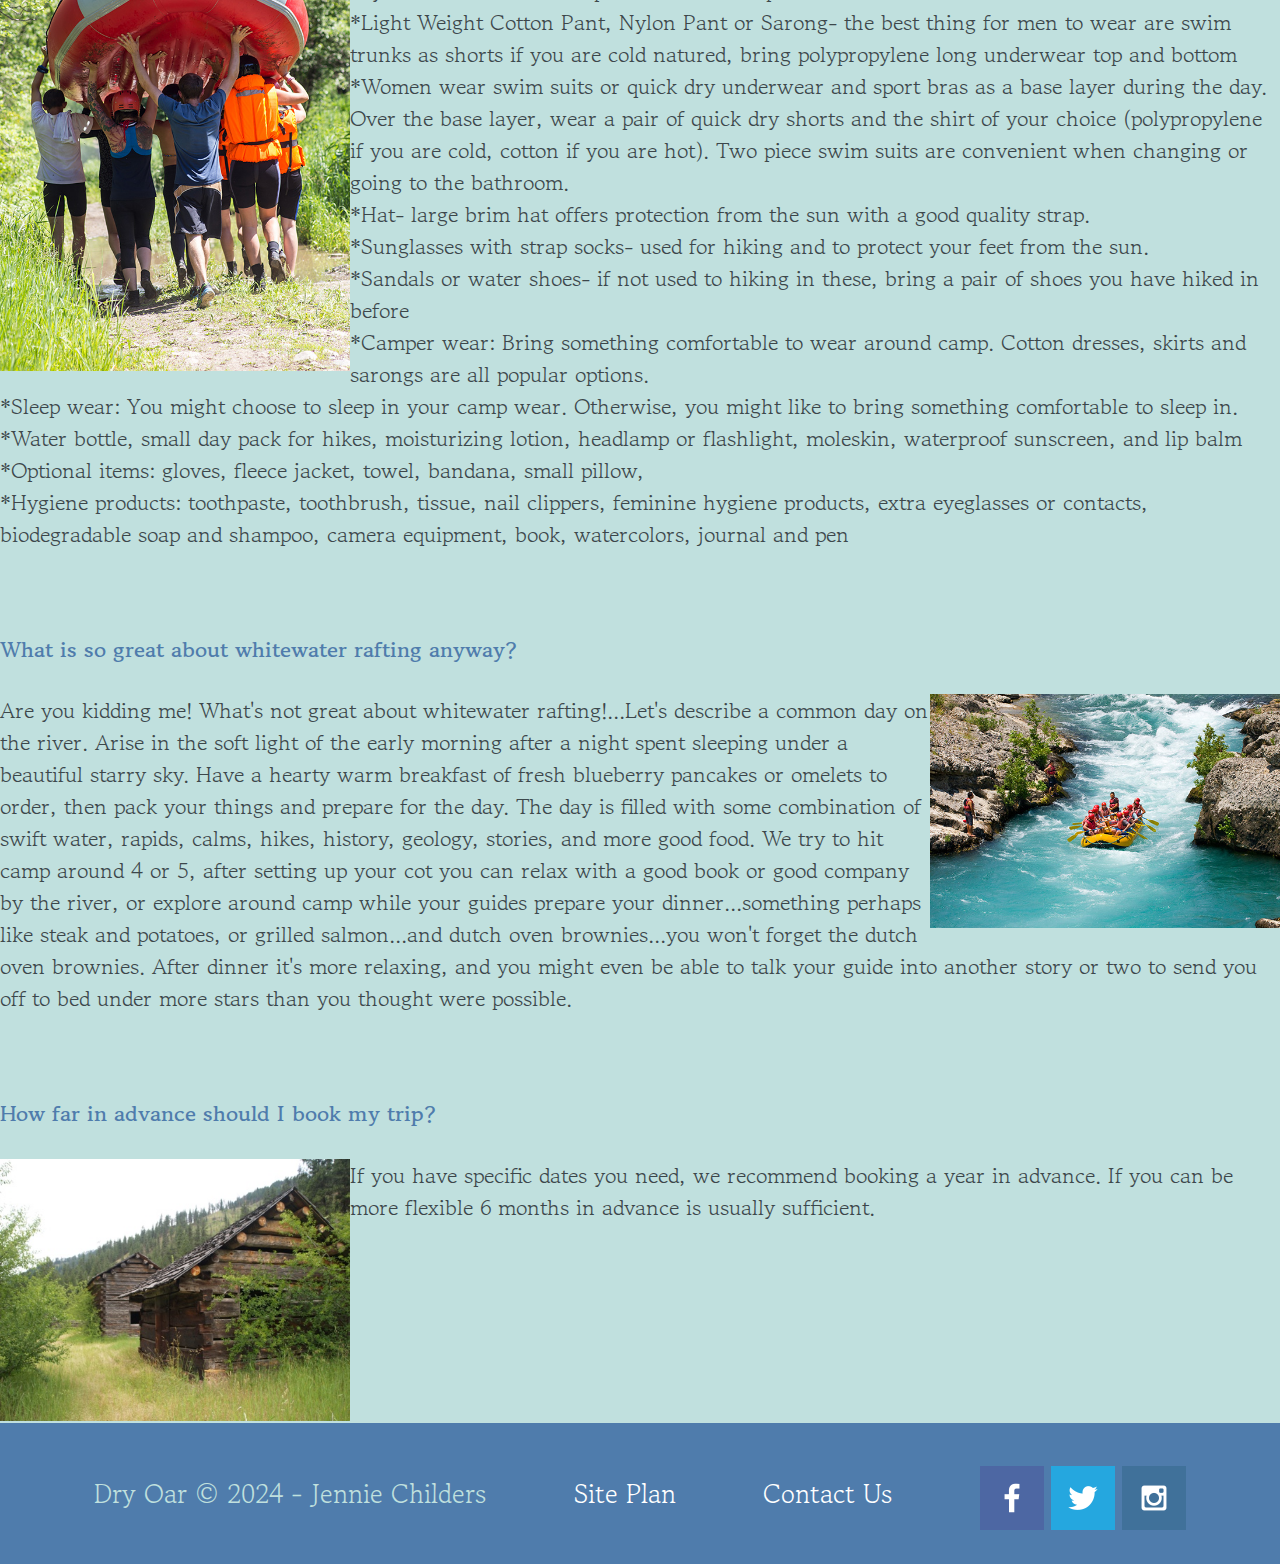
<file: wwr/faq.html>
<!DOCTYPE html>
<html lang="en">
<head>
    <meta charset="UTF-8">
    <meta name="viewport" content="width=device-width, initial-scale=1.0">
    <title>Dry Oar Vacations | Frequently Asked Questions</title>
    <link rel="stylesheet" href="styles/style.css">
</head>
<body>
    <div id="content">
        <header>
            <a href="index.html" id="logo_link">
                <img class="logo" src="images/logo.png" alt="Dry Oar Logo">
            </a>
            <nav>
                <a href="index.html">Home</a>
                <a href="faq.html">FAQ</a>
                <a href="site-plan-rafting.html">Site Plan</a>
                <a href="contactus.html">Contact Us</a>
            </nav>
        </header>

        <main>
            <div class="faq">
                <h1>FAQ</h1>

                <h4>Is this a good trip for kids? What are the age ranges you allow?</h4>
                <img class="image-right" src="images/faq01.jpg" alt="A group of people in a raft">
                <p>
                    Absolutely this is a good trip for children of all ages. We have found however that children over the age of 8 seem to enjoy it more 
                    overall (And parents especially enjoy it more if their children are all over 8). A common concern we get from parents is that their children 
                    will be bored stuck on a boat for hours at a time. Surprisingly we deal with very few bored children of any age. The areas we are rafting 
                    through are some of the most beautiful in the world, and you never know what you might see around any corner. Not to mention the rapids which 
                    keep things very interesting. Each boat also comes equipped with a guide. It has been proven that river guides are unable to go for very long 
                    at all without telling stories...some of which are even true!
                </p>
                <p>&nbsp;</p>
                <h4>Is whitewater rafting safe? I don't even know how to swim! Can I still come?</h4>
                <img class="image-left" src="images/faq02.jpg" alt="A row of helmets">
                <p>
                    As with all adventure sports, there is an inherent and assumed element of risk. To help ensure your safety, our guides 
                    are all certified in Wilderness First aid and all start with at least 3 years of rafting experience. The most common injuries 
                    are sunburns and injuries that occur on land. Everyone on commercial rafting trips wears coast guard approved life vest or 
                    personal flotation device (PFD). Many non swimmers go on rafting trips and have a great time. Your guide will give you an in 
                    depth and engaging safety talk before your trip begins explaining what you should prepare for and do in the event that you fall 
                    out of the raft. 
                </p>
                <p>&nbsp;</p>
                <h4>What is included in the trip?</h4>
                <img class="image-right" src="images/faq03.jpg" alt="People under an umbrella at a campsite">
                <p>
                    We will provide all necessary camping equipment. This includes a sleeping bag, foam pad, waterproof duffle bag, small waterproof 
                    day bag, tent and a cot, eating utensils and camping chair. We provided water and lemonade during the day. Coffee, tea and hot 
                    chocolate are provided during the morning and evening hours. You may bring beer, liquor and soft drinks (in reasonable amounts, 
                    2 cans per day). You may purchase these items either the night before the trip, or on your way to the put-in. 3 meals per day, 
                    plus snacks 
                </p>
                <p>&nbsp;</p>
                <h4>What do I need to bring?</h4>
                <img class="image-left" src="images/faq04.jpg" alt="Cabins">
                <p>
                    The most effective way to plan for temperature and weather changes in the Canyon is to be prepared for both hot & dry and cold & wet 
                    <br>*Rain jacket and rain pants- do not bring ponchos 
                    <br>*Quick dry shirts and shorts, long sleeve cotton shirt and pants- helps keep you cooler on hot days. Button down shirts provide 
                    more sun protection on the neck 
                    <br>*Light Weight Cotton Pant, Nylon Pant or Sarong- the best thing for men to wear are swim trunks as shorts if you are cold natured, 
                    bring polypropylene long underwear top and bottom 
                    <br>*Women wear swim suits or quick dry underwear and sport bras as a base layer during the day. Over the base layer, wear a pair of 
                    quick dry shorts and the shirt of your choice (polypropylene if you are cold, cotton if you are hot). Two piece swim suits are convenient 
                    when changing or going to the bathroom. 
                    <br>*Hat- large brim hat offers protection from the sun with a good quality strap. 
                    <br>*Sunglasses with strap socks- used for hiking and to protect your feet from the sun. 
                    <br>*Sandals or water shoes- if not used to hiking in these, bring a pair of shoes you have hiked in before 
                    <br>*Camper wear: Bring something comfortable to wear around camp. Cotton dresses, skirts and sarongs are all popular options. 
                    <br>*Sleep wear: You might choose to sleep in your camp wear. Otherwise, you might like to bring something comfortable to sleep in. 
                    <br>*Water bottle, small day pack for hikes, moisturizing lotion, headlamp or flashlight, moleskin, waterproof sunscreen, and lip balm 
                    <br>*Optional items: gloves, fleece jacket, towel, bandana, small pillow, 
                    <br>*Hygiene products: toothpaste, toothbrush, tissue, nail clippers, feminine hygiene products, extra eyeglasses or contacts, biodegradable 
                    soap and shampoo, camera equipment, book, watercolors, journal and pen 
                </p>
                <p>&nbsp;</p>
                <h4>What is so great about whitewater rafting anyway?</h4>
                <img class="image-right" src="images/faq05.jpg" alt="A raft going down a river">
                <p>
                    Are you kidding me! What's not great about whitewater rafting!...Let's describe a common day on the river.
                    Arise in the soft light of the early morning after a night spent sleeping under a beautiful starry sky. Have a hearty warm 
                    breakfast of fresh blueberry pancakes or omelets to order, then pack your things and prepare for the day. The day is filled 
                    with some combination of swift water, rapids, calms, hikes, history, geology, stories, and more good food. We try to hit camp 
                    around 4 or 5, after setting up your cot you can relax with a good book or good company by the river, or explore around camp 
                    while your guides prepare your dinner...something perhaps like steak and potatoes, or grilled salmon...and dutch oven brownies...you 
                    won't forget the dutch oven brownies. After dinner it's more relaxing, and you might even be able to talk your guide into another 
                    story or two to send you off to bed under more stars than you thought were possible. 
                </p>
                <p>&nbsp;</p>
                <h4>How far in advance should I book my trip?</h4>
                <img class="image-left" src="images/faq06.jpg" alt="A group of people carrying a raft">
                <p>
                    If you have specific dates you need, we recommend booking a year in advance. If you can be more flexible 6 months in advance is usually sufficient. 
                </p>
            </div>
        </main>

        <footer>
            <p>Dry Oar &copy; 2024 - Jennie Childers</p>
            <p><a href="site-plan-rafting.html">Site Plan</a></p>
            <p><a href="contactus.html">Contact Us</a></p>
            <div class="social">
                <a href="https://facebook.com" target="_blank">
                    <img src="images/facebook.png" alt="fb icon">
                </a>
                <a href="https://twitter.com" target="_blank">
                    <img src="images/twitter.png" alt="twitter icon">
                </a>
                <a href="https://instagram.com" target="_blank">
                    <img src="images/instagram.png" alt="instagram icon">
                </a>
            </div>
        </footer>
    </div>
</body>
</html>
</file>
<file: lawsite/styles/style.css>
@import url('https://fonts.googleapis.com/css?family=Playfair+Display|Slabo 13px');
header{
    background-color: #6e8898;
    display: grid;
    grid-template-columns: 150px auto;
    align-items: center;
}
header img{
    padding: 10px;
    border-radius: 13px;
}
nav{
    display: flex;
    justify-content: space-around;
    align-items: center;
}
nav a{
    color: #f2f4f3;
    padding: 30px;
    font-family: Playfair Display;
    text-decoration: none;
    font-size: 35px;
}
nav a:hover{
    background-color: #111D4A;
    color: #FFCF56;
    border-radius: 10px;
}
footer{
    background-color: #6e8898;
    font-size: 30px;
    font-family: Playfair Display;
    display: flex;
    justify-content: space-around;
    align-items: center;
}
footer p{
    color:#f2f4f3;
}
footer a{
    color:#f2f4f3;
    padding: 50px;
    border-radius: 10px;
}
footer a:hover{
    color: #FFCF56;
    background-color: #111D4A;
}
body{
    background-color: #f2f4f3;
   
}
p{
    color: #6E8898;
    font-size: 30px;
    font-family: Slabo 13px;
}
h1{
    color: #FFCF56;
    font-size: 50px;
    font-family: Playfair Display;
}
.button-box{
    background-color: #111D4A;
    font-size: 20px;
    font-family: Playfair Display;
    padding: 15px 30px;
    border-radius: 5px;
    max-width: 200px;
}
.button-box:hover{
    background-color: #6e8898;
}
.button-box a{
    color: #FFCF56;
    text-decoration: none;
}
.mission-box{
    display: grid;
    grid-template-columns: 2fr 1fr;
    grid-template-rows: 1fr;
}
.mission-box div{
    grid-column: 2/3;
    grid-row: 1/2;
    align-content: center;
    padding: 15px;
    text-align: justify;
}
.mission-box img{
    width: 100%;
    box-shadow: 10px 10px 15px #6E8898;
    margin-top: 15px;
    border-radius: 15px;
}
.mission-box h1{
    text-align: center;
}
.attorney-box{
    display: grid;
    grid-template-columns: 1fr;
    text-align: center;
    justify-items: center;
}
.attorney-box p{
    max-width: 600px;
    text-align: justify;
}
.attorney-box div{
    grid-column: 1/2;
}
.services-box{
    display: grid;
    grid-template-columns: 1fr 1fr;
    grid-template-rows: 50% 50%;
    padding-top: 50px;
    padding-bottom: 30px;
    align-items: center;
    text-align: center;
    justify-items: center;
}
.services-box div{
    grid-column: 1/2;
    grid-row: 1/2;
}
.services-box img{
    grid-column: 2/3;
    grid-row: 1/3;
    width: 100%;
    box-shadow: 10px 10px 15px #6E8898;
    border-radius: 15px;
}
.services-box p{
    text-align: justify;
    padding: 0px 15px;
}
.services-box .button-box{
    grid-row: 2/3;
}
hr{
    border-top: 5px solid #FFCF56;
}
.employee-box{
    display: grid;
    grid-template-columns: 1fr 2fr;
    grid-template-rows: 1fr 2fr;
}
.employee-box h3{
    color:#111D4A;
    font-size: 40px;
    grid-column: 2/3;
    grid-row: 1/2;
    padding: 0px 20px;
    align-self: center;
}
.employee-box p{
    grid-column: 2/3;
    grid-row: 2/3;
    text-align: justify;
    padding: 0px 20px;
    margin: 0px;
}
.employee-box img{
    grid-row: 1/3;
    grid-column: 1/2;
    margin: 20px;
    justify-self: center;
    box-shadow: 10px 10px 15px #6E8898;
    border: 8px solid #111D4A;
    border-radius: 15px;
}
.heading{
    text-align: center;
    background-color: #111D4A;
    margin: 0px;
    padding: 20px
}
.about-us-box{
    display: grid;
    grid-template-rows: 1fr 2fr;
    grid-template-columns: 2fr 1fr;
    background-color: #FFCF56;
    border: #6E8898 15px solid;
    
    max-width: 75%;
    margin: 25px auto;
}
.about-us-box img{
    grid-column: 2/3;
    grid-row: 1/3;
}
.about-us-box img:hover{
    opacity: .7;
}
.about-us-box h2{
    grid-column: 1/2;
    grid-row: 1/2;
    color: #111D4A;
    font-size: 35px;
    margin: 0 auto;
    padding: 25px;
    align-self: center;
}
.about-us-box p{
    grid-column: 1/2;
    grid-row: 2/3;
    padding: 0px 25px;
    margin: 0;
    justify-self: center;
    color: #111D4A;
}
#blurb{
    text-align: center;
    margin: 20px 100px;
}
</file>
<file: wwr/styles/style.css>
@import url('https://fonts.googleapis.com/css2?family=Libre+Baskerville&family=Gowun+Batang:ital,wght@0,400;0,700;1,400&display=swap');

#content{
    max-width: 1600px;
    margin: 0 auto;
}
nav{
    display: flex;
    justify-content: space-around;
}
nav a{
    text-align: center;
    color:#C0E0DE;
    text-decoration: none;
    padding: 35px;
}
#hero-msg h1, #hero-msg h4{
    text-align: center;
    color: #FFCF56;
}
.button-box{
    text-align: center;
}
main section{
    text-align: center;
}
body{
    background-color: #C0E0DE;
    font-family:Gowun Batang;
    font-size: 22px;
    margin: 0;
    padding: 0;
}
header{
    background-color: #4F7CAC;
    display: grid;
    grid-template-columns: 150px auto;
}
nav a:hover{
    background-color: #FFCF56;
    color: #3C474B;
}
.book, .join{
    background-color: #4F7CAC;
    color:#C0E0DE;
    text-decoration: none;
    font-size: 18px;
    padding: 15px 30px;
    margin-top: 50px;
    border-radius: 5px;
}
.book:hover, .join:hover{
    background-color: #FFCF56;
    color: #3C474B;
}
#background{
    background-color: #FFCF56;
    height: 725px;
    grid-column: 1/11;
    grid-row: 4/9;
}
.msg{
    background-color: #C0E0DE;
    line-height: 1.5em;
    padding: 35px;
    grid-column: 6/10;
    grid-row: 6/7;
    box-shadow: 5px 5px 10px #3C474B;
}
footer{
    background-color: #4F7CAC;
    color: #C0E0DE;
    padding: 25px 50px;
    margin-top: 200px;
    display: flex;
    justify-content: space-around;
    align-items: center;
}
.home-title{
    color:#4F7CAC;
    font-family: Libre Baskerville;
    font-size: 2em;
    margin-top: 10px;
}
h4{
    color:#4F7CAC;
}
.msg h2{
    color:#4F7CAC ;
    font-family: Libre Baskerville;
}
.msg p{
    color:#3C474B;
    font-size: .8em;
    padding-bottom: 15px;
}
footer a{
    color: white;
    text-decoration: none;
}
footer a:hover{
    color: #FFCF56;
}
.icon{
    width: 80px;
    padding-top: 10px;
}
#hero-img{
    width:100%;
}
footer p{
    font-size: 1.2em;
}
footer p a:hover{
    text-decoration: underline;
}
h2{
    margin: 0;
}
#logo-link{
    padding-top: 5px;
    justify-self: center;
    align-self: center;
}
footer .social img{
    padding-top: 15px;
}
.rivers-card, .camping-card, .rapids-card{
    margin: 200px 0;
}
.card-img{
    border: 10px solid #3C474B;
    width: 100%;
    transition: transform .5s;
    box-shadow: 5px 5px 10px #3C474B;
}
.card-img:hover{
    opacity: .6;
    transform: scale(1.1);
}
main section img{
    box-sizing: border-box;
}
.mountains{
    margin: 100px 0;
    width: 100%;
    grid-column: 2/7;
    grid-row: 5/8;
    box-shadow: 5px 5px 10px #3C474B;
}
#hero{
    display: grid;
    grid-template-columns: 1fr 3fr 1fr;
}
#hero-box{
    grid-column: 1/4;
    grid-row: 1/3;
}
#hero-msg{
    grid-column: 2/3;
    grid-row: 1/2;
}
.logo{
    height: 100%;
    width: 100%;
}
.home-grid{
    display: grid;
    grid-template-columns: 1fr 1fr 1fr 1fr 1fr 1fr 1fr 1fr 1fr 1fr;
}
.rivers-card{
    grid-column: 2/4;
    grid-row: 2/3;
}
.camping-card{
    grid-column: 5/7;
    grid-row: 2/3;
}
.rapids-card{
    grid-column: 8/10;
    grid-row: 2/3;
}
.image-right{
    float: right;
    width: 350px;
}
.image-left{
    float: left;
    width: 350px;
}
.faq p{
    color:#3C474B;
}
.faq h1{
    color: #4F7CAC;
    text-align: center;
}
@media screen and (max-width: 900px) {
    #hero, .home-grid {
        display: block;
        height: auto;
    }
    nav, footer {
        flex-direction: column;
    }
    nav a {
        display: block;
        padding: 15px;
    }
    #hero {
        margin-top: 0;
    }
    #hero-msg {
        margin-top: 0;
    }
    #hero-msg h4 {
        display: none;
    }
    #hero-msg h1 {
        color: #4F7CAC;
    }
    .home-title {
        font-size: 25px;
    }
    .rivers-card, .camping-card, .rapids-card { 
        margin: 50px auto;
        width: 60%;
    }
    #background {
        display: none;
    }
    .mountains, .msg {
        width: 80%;
        display: block;
        margin: 0 auto;
    }
    footer {
        margin-top: 25px;
    }
}
</file>
<file: positionstyles.css>
/* CSS - Name: "positionstyles.css" */
/* Activity 1 styles */
.content1 {
  display:grid;
  grid-template-columns: 1fr 1fr;
  justify-items: center;
  gap: 20px;
}
.red1 { 
  width: 100%; 
  height: 100px; 
  background-color: red; 
  grid-column: 1/3;
} 
.green1 {
  width: 200px; 
  height: 200px; 
  background-color: green; 
} 
.yellow1 {
  width: 200px; 
  height: 200px; 
  background-color: gold; 
} 
.blue1 {
  width: 100%; 
  height: 100px; 
  background-color: blue; 
  grid-column: 1/3;
} 
/* Activity 2 styles */ 
.content2 {
  /* This is the parent of the activity 2 boxes. */
  max-height: 250px;
}
.red2 {
  width: 100px; 
  height: 100px; 
  background-color: red; 
} 
.green2 { 
  width: 100px; 
  height: 100px; 
  background-color: green; 
  margin-top: -50px;
  margin-left: 50px;
} 
.yellow2 {
  width: 100px; 
  height: 100px; 
  background-color: gold; 
  margin-top: -50px;
  margin-left: 100px;
} 
.blue2 {
  width: 100px; 
  height: 100px; 
  background-color: blue; 
  margin-top: -50px;
  margin-left: 150px;
} 
/* Activity 3 styles */ 
.content3 {
  display: grid;
  grid-template-columns: 1fr 1fr;
  grid-column-gap: 100px;
}
.red3 {
  width: 100%; 
  height: 100px; 
  background-color: red; 
  grid-column: 1/3;
} 
.green3 {
  width: 100%; 
  height: 200px; 
  background-color: green;
  grid-column: 1/2;
} 
.yellow3 {
  width: 100%; 
  height: 200px; 
  background-color: gold; 
  grid-column: 2/3;
} 
.blue3 {
  width: 100%;
  height: 100px; 
  background-color: blue; 
  grid-column: 1/3;
} 
/* Activity 4 styles */ 
.content4 {
  display: grid;
  height: 400px;
  grid-template-columns: 1fr 1fr;
  grid-template-rows: 1fr 1fr 1fr;
}
.red4 {
  width: 100%; 
  height: 100%; 
  background-color: red; 
  grid-column: 1/2;
  grid-row: 1/4;
} 
.green4 {
  width: 100%; 
  height: 100%; 
  background-color: green; 
  grid-column: 2/3;
  grid-row: 1/2;
} 
.yellow4 {
  width: 100%; 
  height: 100%; 
  background-color: gold;
  grid-column: 2/3; 
  grid-row: 2/3;
} 
.blue4 {
  width: 100%; 
  height: 100%; 
  background-color: blue; 
  grid-column: 2/3;
  grid-row: 3/4;
} 
/* Activity 5 styles */ 
.content5 {
  /* This is the parent of the activity 5 boxes. */
  height: 400px;
}
.red5 { 
  width: 100%; 
  height: 100px; 
  background-color: red; 
} 
.green5 { 
  width: 200px; 
  height: 200px; 
  background-color: green; 
  float: left;
} 
.yellow5 {
  width: 100%; 
  height: 250px; 
  background-color: gold; 
} 
.blue5 {
  width: 100%; 
  height: 100px; 
  background-color: blue; 
} 
/* Activity 6 styles */ 
.content6 {
  display: grid;
  max-width: 600px;
  max-height: 600px;
  grid-template-columns: 1fr 1fr 1fr;
  grid-template-rows: 1fr 1fr 1fr;
  justify-items: center;
}
.red6 {
  width: 400px; 
  height: 200px; 
  background-color: red; 
  grid-column: 1/3;
  grid-row: 1/2;
  z-index: 1;
} 
.green6 {
  width: 200px; 
  height: 200px; 
  background-color: green; 
  grid-column: 1/2;
  grid-row: 3/4;
  z-index: 4;
} 
.yellow6 {
  width: 200px; 
  height: 400px; 
  background-color: gold; 
  grid-column: 3/4;
  grid-row: 2/4;
  z-index: 3;
} 
.blue6 {
  width: 400px; 
  height: 400px; 
  background-color: blue; 
  grid-column: 1/4;
  grid-row: 1/4;
  z-index: 2;
  margin-top: 100px;
} 


/* Do not make any changes below here */
.activity {
  width: 70%; 
  margin: 20px auto; 
  font-family: Arial, sans-serif; 
  border: 1px solid black; 
  padding: 10px; 
  clear:both; 
  overflow: auto;
} 

.hint {
  border: 1px solid grey;
  background: #e0e0e0;
  padding: .5em;
  position: relative;
  margin: 1em 0;
}
.hint h3 {
  margin: 0;
}
.hint:hover {
  background: #d0d0d0;
}
.hint > div {
  display: none;
}

.hint input[type=checkbox] {
  position: absolute;
  width: 100%;
  height: 100%;
  opacity: 0;
  z-index: 1;
  cursor: pointer;
}

.hint input[type=checkbox]:checked ~ div {
  display: block;
}

.hint i {
  position: absolute;
  transform: translate(-6px, 0);
  margin-top: 16px;
  right: 10px;
  top: -3px;
}
.hint i:before, .hint i:after {
  content: "";
  position: absolute;
  background-color: black;
  width: 3px;
  height: 9px;
}
.hint i:before {
  transform: translate(2px, 0) rotate(45deg);
}
.hint i:after {
  transform: translate(-2px, 0) rotate(-45deg);
}

.hint input[type=checkbox]:checked ~ i:before {
  transform: translate(-2px, 0) rotate(45deg);
}
.hint input[type=checkbox]:checked ~ i:after {
  transform: translate(2px, 0) rotate(-45deg);
}
.hint a {
  position: relative;
  z-index: 1;
}
</file>
<file: ice/styles/week04.css>
body{
    background-color: cornflowerblue;
    max-width:1600px;
    margin: 0 auto;
}

h1{
    color: white;
    text-align: center;
}

h1:hover{
    color: black;
}

#list{
    width: 350px;
}

img{
width:300px;
margin: 0 auto;
}
</file>
<file: ice/styles/week05.css>
body{
    max-width: 1600px;
    background-color: gray;
    font-family:Arial Narrow;
    margin: 0 auto;
}

.circle-graphics{
    width: 25%;
    border: 10px solid rgb(61, 60, 60);
    border-radius: 50%;
    box-sizing: border-box;
    margin: 0 3.125%;
}

#top-half{
    width: 100%;
    margin-bottom: 50px;
}

#bottom-half{
    width:100%;
    text-align: center;
}
</file>
<file: ice/styles/week06.css>
body{
    max-width: 1600px;
    display:grid;
    grid-template-columns: 1fr 1fr;
    grid-template-rows: 1fr 1fr;
    padding: 0;
    margin: 0;
    background-color: darkgrey;  
}

h1{
    grid-column: 1/3;
    grid-row: 1/2;
    font-size: 15em;
    z-index: 1;
    text-align: center;
}
img{
    grid-column: 1/2;
    grid-row: 1/3;
    width: 100%;
    align-self: center;
}
h2{
    grid-column: 2/3;
    grid-row: 2/3;
    width: 100%;
    text-align: center;
    font-size: 10em;
    color: darkred;
}
#background{
    grid-column: 1/2;
    grid-row: 1/3;
    align-self: stretch;
    background-color: white;
}
</file>
<file: ice/styles/week09.css>
body{
    margin: auto 0;
    max-width: 1600px;
}
main, footer{
    max-width: 300px;
    text-align: center;
}
main p{
    color: gray;
}
footer{
    display: grid;
    grid-template-columns: 1fr 1fr 1fr;
    background-color: steelblue;
    color: white;
}
#first{
    grid-column: 1/2;
}
#second{
    grid-column: 2/3;
}
#third{
    grid-column: 3/4;
}
</file>
<file: lawsite/styles/site-plan.css>
/* if you are using any Google fonts change the font names below to your fonts. 
Any spaces in your font name should be replaced with a +. 
Fonts are separated by a | */
@import url('https://fonts.googleapis.com/css?family=Playfair+Display|Battambang|Slabo 13px');

:root {
  /* change the values below to your colors from your palette */
  --primary-color: #111D4A   ;
  --secondary-color: #DABB3B ;
  --accent1-color: #6E8898;
  --accent2-color: #f2f4f3;

  /* change the values below to your chosen font(s) */
  --heading-font: "Playfair Display", Georgia;
  --paragraph-font: "Slabo 13px", Verdana;

  /* these colors below should be chosen from among your palette colors above */
  --headline-color-on-white: #daab3b;  /* headlines on a white background */ 
  --headline-color-on-color: #DABB3B; /* headlines on a colored background */ 
  --paragraph-color-on-white: #111d4a; /* paragraph text on a white background */ 
  --paragraph-color-on-color: #6e8898; /* paragraph text on a colored background */ 
  --paragraph-background-color: #f2f4f3  ;
  --nav-link-color: #f2f4f3;
  --nav-background-color: #6E8898;
  --nav-hover-link-color: #f2f4f3;
  --nav-hover-background-color: #111d4a;
}


/*  Look around below...but DON'T CHANGE ANYTHING! */

body {
  max-width: 1200px;
  margin: 0 auto;
  padding: 4em;
  font-size: 18px;
  text-align: center;
}
img {
  display: block;
  margin: 0 auto;
}
h1, h2, h3, h4, h5, h6 {
  font-family: var(--heading-font);
  color: var(--headline-color-on-white);
}
h2 {
  text-align: center;
}
hr {
  height: 3px;
  margin: 35px 0;
  background: var(--accent1-color);
}
header {
  padding: 1em;
  text-align: center;
  color: var(--headline-color-on-color);
  background-color: var(--paragraph-background-color);
}
header > h1, header > h2 {
  color: var(--headline-color-on-color);
}

p {
  font-family: var(--paragraph-font);
  color: var(--paragraph-color-on-white);
  padding: 1em;
}
.colors {
  width: 100%;
  min-width: 350px;
  margin: 30px auto;
  text-align: center;
}
.colors th {
  background-color: #999;
}
.colors td{
  width: 25%;
  height: 3em;
}

.primary {
  background-color: var(--primary-color);
}
.secondary {
  background-color: var(--secondary-color);
}
.accent1 {
  background-color: var(--accent1-color);
}
.accent2{
  background-color: var(--accent2-color);
}

p.colored {
  background-color: var(--paragraph-background-color);
  color: var(--paragraph-color-on-color);
}

nav {
  background-color: var(--nav-background-color);
  line-height: 3em;
  text-align: center;
  font-size: 1.2em;
}
nav  {
  list-style-type: none;
  display: flex;

}
nav a {
  padding:1em;
  min-width: 120px;
  text-decoration: none;
  padding: 10px;

}
nav a:link, nav a:visited {
  color: var(--nav-link-color);
}
nav a:hover {
  color: var(--nav-hover-link-color);
  background-color: var(--nav-hover-background-color);
}

.sitemap {
  display: grid;
  justify-content: center;

  grid-template-columns: repeat(6, 15%);
  grid-template-rows: 3em 1.5em 1.5em 3em;
  grid-template-areas: ". . home home . ."
    ". . . top . ."
    ". left left right right ."
    "page2 page2 . . page3 page3";
}
.sitemap > div {

  text-align: center;

}
.sm-home {
  grid-area: home;
  background-color: #ccc;
  line-height: 3em;
}
.sm-page2 {
  grid-area: page2;
  background-color: #ccc;
  line-height: 3em;
}
.sm-page3 {
  grid-area: page3;
  background-color: #ccc;
  line-height: 3em;
}

.top {
  grid-area: top;
  border-left: 1px solid;
}

.left {
  grid-area: left;
  border-top: 1px solid;
  border-left: 1px solid;
}

.right {
  grid-area: right;
  border-top: 1px solid;
  border-right: 1px solid;
}
</file>
